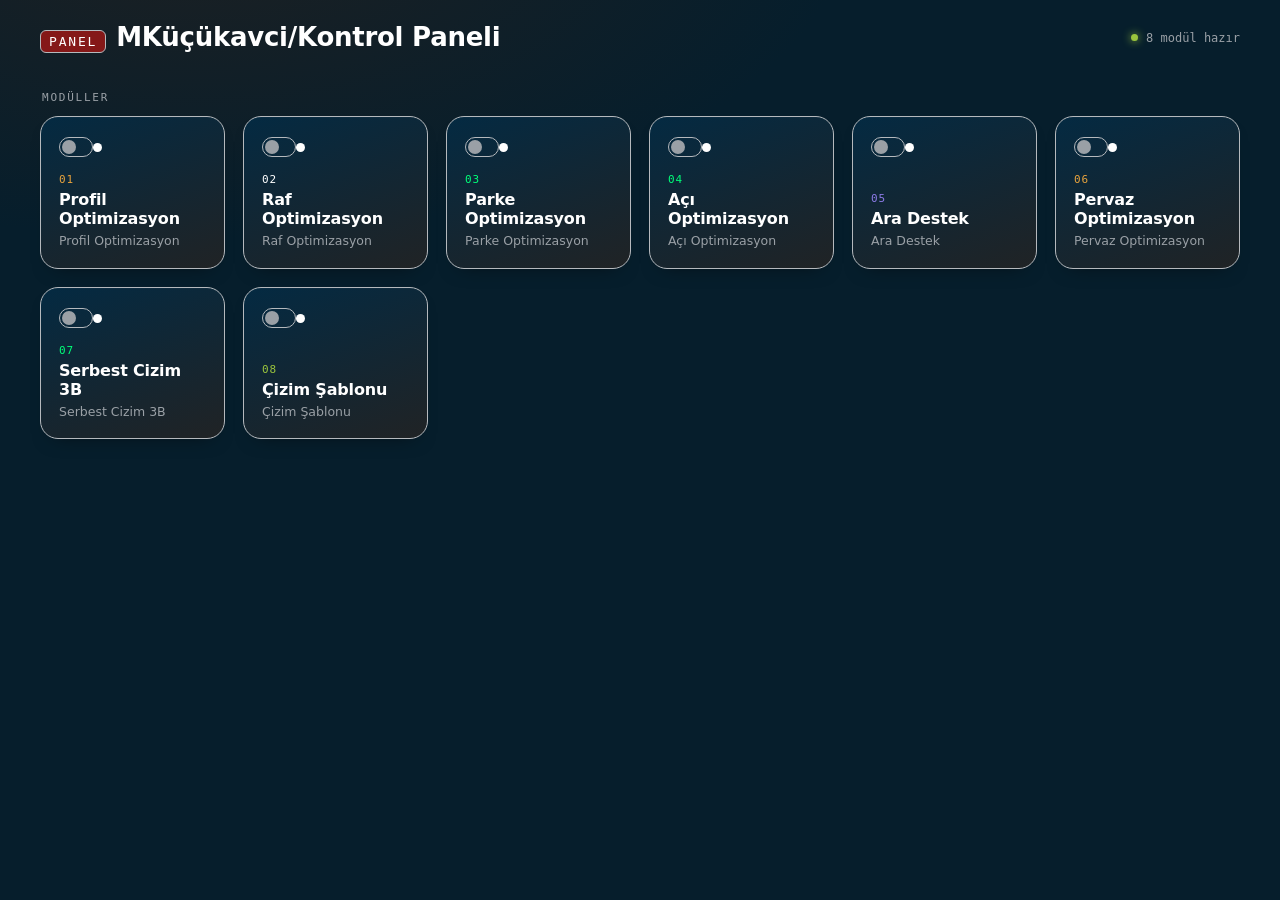
<file: index.html>
<!DOCTYPE html>
<html lang="tr">
<head>
<meta charset="UTF-8">
<meta name="viewport" content="width=device-width, initial-scale=1, maximum-scale=1, user-scalable=no">
<title>Kontrol Paneli</title>
<style>
  :root{
    --bg-0:#061e2c;
    --bg-1:#851818;
    --plate:#042a42;
    --plate-edge:#b5b9bd;
    --text-0:#ffffff;
    --text-1:#9aa0a6;
    --led-off:#ffffff;

    --w1:#e8a33d; /* amber   */
    --w2:#ffffff; /* teal    */
    --w3:#00ff79; /* rose    */
    --w4:#00ff79; /* slate blue */
    --w5:#9bc53d; /* lime    */
    --w6:#8c7ae6; /* violet  */

    --radius:18px;
    --gap:18px;
  }

  *{box-sizing:border-box;-webkit-tap-highlight-color:transparent;}
  html,body{height:100%;}
  body{
    margin:0;
    background:
      radial-gradient(1200px 600px at 15% -10%, #1d2022 0%, var(--bg-0) 55%),
      var(--bg-0);
    color:var(--text-0);
    font-family:"Inter","Segoe UI",system-ui,sans-serif;
    overflow-x:hidden;
    min-height:100vh;
    -webkit-font-smoothing:antialiased;
  }

  /* ---------- Header ---------- */
  .topbar{
    display:flex;
    align-items:center;
    justify-content:space-between;
    padding:22px clamp(16px,4vw,40px) 6px;
    gap:16px;
  }
  .brand{
    display:flex;
    align-items:baseline;
    gap:10px;
  }
  .brand .mark{
    font-family:"JetBrains Mono",ui-monospace,monospace;
    font-size:13px;
    letter-spacing:.14em;
    color:var(--w2);
    border:1px solid var(--plate-edge);
    padding:3px 8px;
    border-radius:6px;
    background:var(--bg-1);
  }
  .brand h1{
    font-size:clamp(20px,2.6vw,26px);
    margin:0;
    font-weight:700;
    letter-spacing:-.01em;
  }
  .status{
    font-family:"JetBrains Mono",ui-monospace,monospace;
    font-size:12px;
    color:var(--text-1);
    display:flex;
    align-items:center;
    gap:8px;
    white-space:nowrap;
  }
  .status .dot{
    width:7px;height:7px;border-radius:50%;
    background:var(--w5);
    box-shadow:0 0 8px var(--w5);
  }

  /* ---------- Grid of switch-plates ---------- */
  .rail{
    padding:18px clamp(16px,4vw,40px) 40px;
  }
  .rail-label{
    font-family:"JetBrains Mono",ui-monospace,monospace;
    font-size:11px;
    letter-spacing:.16em;
    text-transform:uppercase;
    color:var(--text-1);
    margin:14px 2px 12px;
  }
  .grid{
    display:grid;
    grid-template-columns:repeat(auto-fill,minmax(180px,1fr));
    gap:var(--gap);
  }

  .plate{
    --accent:var(--w1);
    position:relative;
    background:linear-gradient(160deg,var(--plate) 0%, #202325 100%);
    border:1px solid var(--plate-edge);
    border-radius:var(--radius);
    padding:20px 18px 18px;
    min-height:150px;
    display:flex;
    flex-direction:column;
    justify-content:space-between;
    cursor:pointer;
    text-align:left;
    color:inherit;
    font:inherit;
    -webkit-user-select:none;
    user-select:none;
    transition:transform .16s ease, border-color .16s ease, box-shadow .16s ease;
    box-shadow:0 1px 0 rgba(255,255,255,.02) inset, 0 10px 20px -14px rgba(0,0,0,.6);
  }
  .plate:active{ transform:scale(.97); }
  @media (hover:hover){
    .plate:hover{
      border-color:var(--accent);
      box-shadow:0 0 0 1px var(--accent) inset, 0 14px 26px -16px rgba(0,0,0,.7);
      transform:translateY(-2px);
    }
    .plate:hover .led{ background:var(--accent); box-shadow:0 0 10px var(--accent); }
    .plate:hover .toggle{ transform:rotate(-14deg); border-color:var(--accent); }
    .plate:hover .toggle::after{ background:var(--accent); }
  }

  .plate-top{
    display:flex;
    align-items:flex-start;
    justify-content:space-between;
  }
  .led{
    width:9px;height:9px;border-radius:50%;
    background:var(--led-off);
    margin-top:6px;
    transition:background .16s ease, box-shadow .16s ease;
    flex:none;
  }
  .toggle{
    width:34px;height:20px;
    border-radius:20px;
    border:1.5px solid var(--plate-edge);
    position:relative;
    transition:transform .18s ease, border-color .18s ease;
    flex:none;
  }
  .toggle::after{
    content:"";
    position:absolute;
    top:2px;left:2px;
    width:14px;height:14px;
    border-radius:50%;
    background:var(--text-1);
    transition:background .16s ease;
  }

  .plate-label{
    margin-top:16px;
  }
  .plate-label .index{
    font-family:"JetBrains Mono",ui-monospace,monospace;
    font-size:11px;
    color:var(--accent);
    letter-spacing:.08em;
    display:block;
    margin-bottom:4px;
  }
  .plate-label h3{
    margin:0 0 4px;
    font-size:16px;
    font-weight:650;
    letter-spacing:-.01em;
  }
  .plate-label p{
    margin:0;
    font-size:12.5px;
    color:var(--text-1);
    line-height:1.4;
  }

  .plate.p1{--accent:var(--w1);} .plate.p2{--accent:var(--w2);}
  .plate.p3{--accent:var(--w3);} .plate.p4{--accent:var(--w4);}
  .plate.p5{--accent:var(--w5);} .plate.p6{--accent:var(--w6);}

  /* ---------- Full screen viewer ---------- */
  .viewer{
    position:fixed;
    inset:0;
    background:var(--bg-0);
    display:flex;
    flex-direction:column;
    transform:translateY(100%);
    transition:transform .28s cubic-bezier(.4,0,.2,1);
    z-index:50;
  }
  .viewer.open{ transform:translateY(0); }

  .viewer-bar{
    display:flex;
    align-items:center;
    gap:12px;
    padding:calc(env(safe-area-inset-top,0px) + 10px) 14px 10px;
    background:var(--bg-1);
    border-bottom:1px solid var(--plate-edge);
    flex:none;
  }
  .back-btn{
    display:flex;
    align-items:center;
    gap:8px;
    background:var(--plate);
    border:1px solid var(--plate-edge);
    color:var(--text-0);
    border-radius:12px;
    padding:10px 16px;
    font-size:14px;
    font-weight:600;
    min-height:44px;
    cursor:pointer;
  }
  .back-btn:active{ transform:scale(.96); }
  .viewer-title{
    font-size:14px;
    color:var(--text-1);
    font-family:"JetBrains Mono",ui-monospace,monospace;
    letter-spacing:.02em;
    overflow:hidden;
    text-overflow:ellipsis;
    white-space:nowrap;
  }
  .viewer-frame-wrap{
    flex:1;
    position:relative;
    background:#0e0f10;
  }
  iframe.app-frame{
    position:absolute;
    inset:0;
    width:100%;
    height:100%;
    border:0;
    background:#fff;
  }

  footer.note{
    padding:0 clamp(16px,4vw,40px) 30px;
    color:var(--text-1);
    font-size:11.5px;
    font-family:"JetBrains Mono",ui-monospace,monospace;
    max-width:640px;
  }

  @media (max-width:420px){
    .grid{ grid-template-columns:repeat(auto-fill,minmax(150px,1fr)); }
    .plate{ min-height:130px; padding:16px 14px; }
  }
</style>
</head>
<body>

  <div class="topbar">
    <div class="brand">
      <span class="mark">PANEL</span>
      <h1>MKüçükavci/Kontrol Paneli</h1>
    </div>
    <div class="status"><span class="dot"></span>8 modül hazır</div>
  </div>

  <div class="rail">
    <div class="rail-label">Modüller</div>
    <div class="grid" id="grid"></div>
    <footer class="note">

    </footer>
  </div>

  <div class="viewer" id="viewer">
    <div class="viewer-bar">
      <button class="back-btn" id="backBtn" aria-label="Panele dön">
        <span>←</span><span>Panel</span>
      </button>
      <span class="viewer-title" id="viewerTitle"></span>
    </div>
    <div class="viewer-frame-wrap">
      <iframe class="app-frame" id="appFrame" title="Modül"></iframe>
    </div>
  </div>

<script>
  /* =========================================================
     PROJE LİSTESİ — buradan düzenle
     - id     : rozet / renk sırası (p1..p6, tekrar edebilir)
     - title  : kart üzerindeki başlık
     - desc   : kısa açıklama
     - file   : projenin dosya adı (aynı klasöre kopyala)
     ========================================================= */
  const projects = [
    { id:"p1", title:"Profil Optimizasyon", desc:"Profil Optimizasyon", file:"profilOP.html" },
    { id:"p2", title:"Raf Optimizasyon", desc:"Raf Optimizasyon", file:"dolapOP.html" },
    { id:"p3", title:"Parke Optimizasyon", desc:"Parke Optimizasyon", file:"parkeOP.html" },
    { id:"p4", title:"Açı Optimizasyon", desc:"Açı Optimizasyon", file:"aciolcer.html" },
    { id:"p6", title:"Ara Destek", desc:"Ara Destek", file:"kapidestek.html" },
    { id:"p1", title:"Pervaz Optimizasyon", desc:"Pervaz Optimizasyon", file:"Pervazop.html" },
    { id:"p3", title:"Serbest Cizim 3B", desc:"Serbest Cizim 3B", file:"serbest3b.html" },
    { id:"p5", title:"Çizim Şablonu", desc:"Çizim Şablonu", file:"cizimSAB.html" },
  ];

  const grid = document.getElementById("grid");
  const viewer = document.getElementById("viewer");
  const appFrame = document.getElementById("appFrame");
  const viewerTitle = document.getElementById("viewerTitle");
  const backBtn = document.getElementById("backBtn");

  projects.forEach((p, i) => {
    const btn = document.createElement("button");
    btn.className = `plate ${p.id}`;
    btn.innerHTML = `
      <div class="plate-top">
        <span class="toggle"></span>
        <span class="led"></span>
      </div>
      <div class="plate-label">
        <span class="index">${String(i+1).padStart(2,"0")}</span>
        <h3>${p.title}</h3>
        <p>${p.desc}</p>
      </div>
    `;
    btn.addEventListener("click", () => openProject(p));
    grid.appendChild(btn);
  });

  function openProject(p){
    appFrame.src = p.file;
    viewerTitle.textContent = p.title;
    viewer.classList.add("open");
    history.pushState({panel:true}, "", "#" + p.file.replace(".html",""));
  }

  function closeViewer(){
    viewer.classList.remove("open");
    setTimeout(() => { appFrame.src = "about:blank"; }, 300);
    if (location.hash) history.pushState({}, "", location.pathname);
  }

  backBtn.addEventListener("click", closeViewer);
  window.addEventListener("popstate", () => {
    if (viewer.classList.contains("open")) closeViewer();
  });
</script>
</body>
</html>
</file>
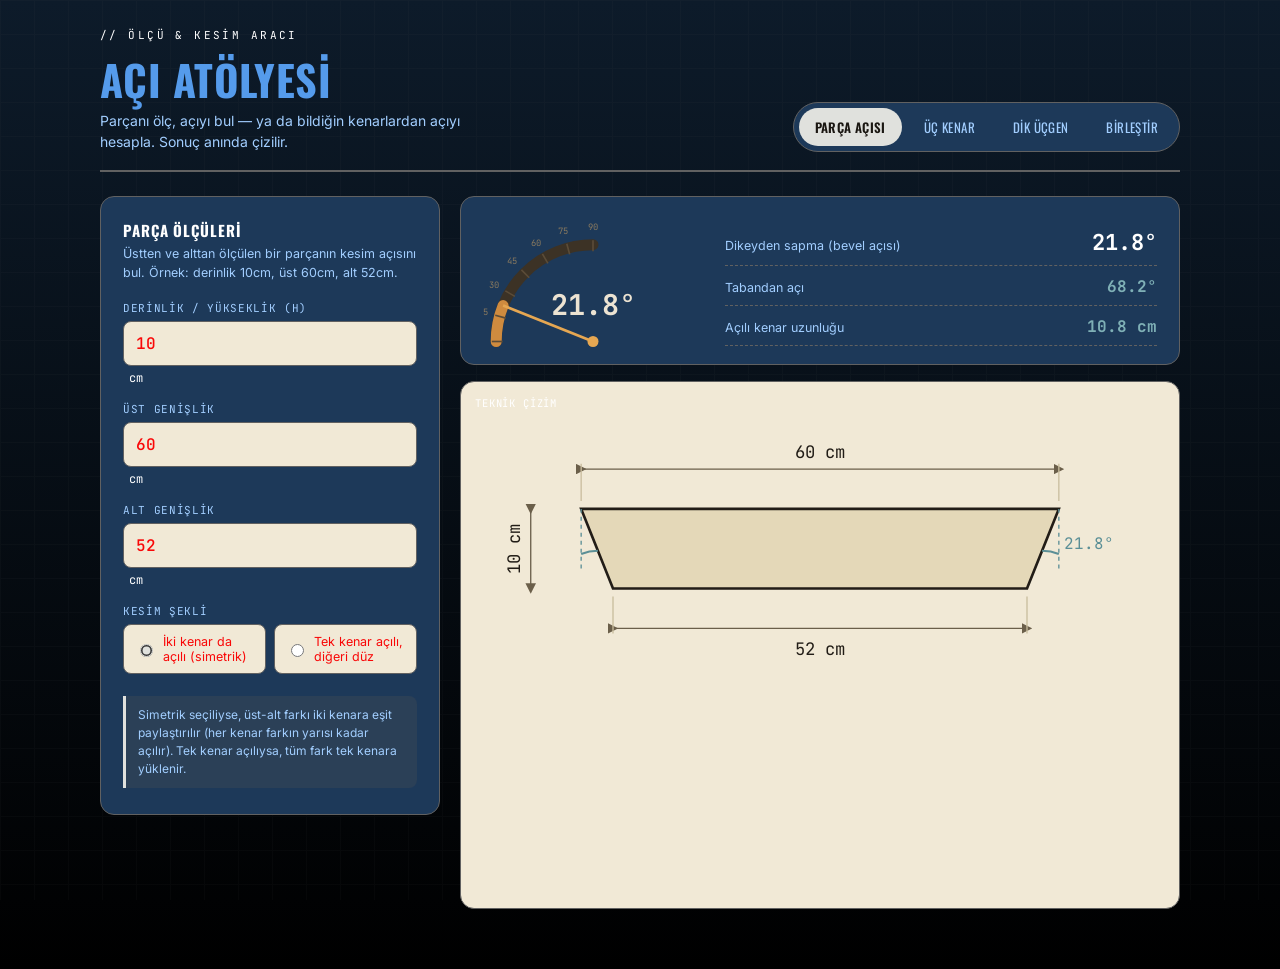
<file: aciolcer.html>
<!DOCTYPE html>
<html lang="tr">
<head>
<meta charset="UTF-8">
<meta name="viewport" content="width=device-width, initial-scale=1.0">
<title>Açı Atölyesi</title>
<link rel="preconnect" href="https://fonts.googleapis.com">
<link href="https://fonts.googleapis.com/css2?family=Oswald:wght@400;500;600;700&family=JetBrains+Mono:wght@400;500;700&family=Inter:wght@400;500;600&display=swap" rel="stylesheet">
<link rel="stylesheet" href="CssJS/aciolcer.css">

</head>
<body>
<div class="wrap">
  <header>
    <div>
      <div class="brand-eyebrow">// Ölçü &amp; Kesim Aracı</div>
      <h1>Açı Atölyesi</h1>
      <div class="tagline">Parçanı ölç, açıyı bul — ya da bildiğin kenarlardan açıyı hesapla. Sonuç anında çizilir.</div>
    </div>
    <nav class="tabs">
      <button data-tab="parca" class="active">Parça Açısı</button>
      <button data-tab="ucgen">Üç Kenar</button>
      <button data-tab="dik">Dik Üçgen</button>
      <button data-tab="birlestir">Birleştir</button>
    </nav>
  </header>

  <!-- ================= TAB 1: PARÇA AÇISI ================= -->
  <div class="tabpanel active" id="tab-parca">
    <div class="panel">
      <h2>Parça Ölçüleri</h2>
      <div class="sub">Üstten ve alttan ölçülen bir parçanın kesim açısını bul. Örnek: derinlik 10cm, üst 60cm, alt 52cm.</div>

      <div class="field">
        <label>Derinlik / Yükseklik (h)</label>
        <input type="number" id="p-h" value="10" step="0.1" min="0.01">
        <span class="unit">cm</span>
      </div>
      <div class="field">
        <label>Üst Genişlik</label>
        <input type="number" id="p-top" value="60" step="0.1" min="0">
        <span class="unit">cm</span>
      </div>
      <div class="field">
        <label>Alt Genişlik</label>
        <input type="number" id="p-bottom" value="52" step="0.1" min="0">
        <span class="unit">cm</span>
      </div>

      <div class="field">
        <label>Kesim Şekli</label>
        <div class="radio-row">
          <label class="opt"><input type="radio" name="taper" value="sym" checked> İki kenar da açılı (simetrik)</label>
          <label class="opt"><input type="radio" name="taper" value="single"> Tek kenar açılı, diğeri düz</label>
        </div>
      </div>

      <div class="note">Simetrik seçiliyse, üst-alt farkı iki kenara eşit paylaştırılır (her kenar farkın yarısı kadar açılır). Tek kenar açılıysa, tüm fark tek kenara yüklenir.</div>
      <div class="err" id="p-err"></div>
    </div>

    <div class="result-area">
      <div class="gauge-card">
        <svg id="p-gauge" viewBox="0 0 200 130" width="220"></svg>
        <div class="readouts">
          <div class="readout"><span class="rlabel">Dikeyden sapma (bevel açısı)</span><span class="rval" id="p-ang-vert">–</span></div>
          <div class="readout"><span class="rlabel">Tabandan açı</span><span class="rval small" id="p-ang-horiz">–</span></div>
          <div class="readout"><span class="rlabel">Açılı kenar uzunluğu</span><span class="rval small" id="p-slant">–</span></div>
        </div>
      </div>
      <div class="draw-card">
        <div class="draw-label">Teknik Çizim</div>
        <svg id="p-drawing" viewBox="0 0 520 360"></svg>
      </div>
    </div>
  </div>

  <!-- ================= TAB 2: ÜÇ KENARDAN AÇI ================= -->
  <div class="tabpanel" id="tab-ucgen">
    <div class="panel">
      <h2>Üç Kenardan Açı</h2>
      <div class="sub">Bir üçgenin üç kenar uzunluğunu bil, üç açısını da (kosinüs teoremi ile) hesapla.</div>

      <div class="field"><label>Kenar a</label><input type="number" id="t-a" value="7" step="0.1" min="0.01"><span class="unit">cm</span></div>
      <div class="field"><label>Kenar b</label><input type="number" id="t-b" value="9" step="0.1" min="0.01"><span class="unit">cm</span></div>
      <div class="field"><label>Kenar c</label><input type="number" id="t-c" value="11" step="0.1" min="0.01"><span class="unit">cm</span></div>

      <div class="note">A açısı a'nın karşısında, B açısı b'nin karşısında, C açısı c'nin karşısındadır.</div>
      <div class="err" id="t-err"></div>
    </div>

    <div class="result-area">
      <div class="gauge-card" style="flex-wrap:wrap;">
        <div class="readouts" style="min-width:100%;">
          <div class="readout"><span class="rlabel">Açı A (a kenarının karşısı)</span><span class="rval" id="t-A">–</span></div>
          <div class="readout"><span class="rlabel">Açı B (b kenarının karşısı)</span><span class="rval" id="t-B">–</span></div>
          <div class="readout"><span class="rlabel">Açı C (c kenarının karşısı)</span><span class="rval" id="t-C">–</span></div>
        </div>
      </div>
      <div class="draw-card">
        <div class="draw-label">Teknik Çizim</div>
        <svg id="t-drawing" viewBox="0 0 520 360"></svg>
      </div>
    </div>
  </div>

  <!-- ================= TAB 3: DİK ÜÇGEN ================= -->
  <div class="tabpanel" id="tab-dik">
    <div class="panel">
      <h2>Dik Üçgenden Açı</h2>
      <div class="sub">Karşı, komşu ve hipotenüsten herhangi ikisini gir, üçüncüsü boş kalsın — açıları hesaplayalım.</div>

      <div class="field"><label>Karşı Kenar (a)</label><input type="number" id="d-a" value="4" step="0.1" min="0"><span class="unit">cm</span></div>
      <div class="field"><label>Komşu Kenar (b)</label><input type="number" id="d-b" value="10" step="0.1" min="0"><span class="unit">cm</span></div>
      <div class="field"><label>Hipotenüs (c)</label><input type="number" id="d-c" value="" step="0.1" min="0" placeholder="boş bırakılabilir"><span class="unit">cm</span></div>

      <div class="note">Herhangi iki kenarı doldur, üçüncüsünü boş bırak — otomatik hesaplanır. Üçünü de doldurursan hepsi kullanılır.</div>
      <div class="err" id="d-err"></div>
    </div>

    <div class="result-area">
      <div class="gauge-card">
        <svg id="d-gauge" viewBox="0 0 200 130" width="220"></svg>
        <div class="readouts">
          <div class="readout"><span class="rlabel">Açı (karşı kenara bakan)</span><span class="rval" id="d-theta">–</span></div>
          <div class="readout"><span class="rlabel">Diğer dar açı</span><span class="rval small" id="d-comp">–</span></div>
          <div class="readout"><span class="rlabel">Eksik kenar</span><span class="rval small" id="d-missing">–</span></div>
        </div>
      </div>
      <div class="draw-card">
        <div class="draw-label">Teknik Çizim</div>
        <svg id="d-drawing" viewBox="0 0 520 360"></svg>
      </div>
    </div>
  </div>

  <!-- ================= TAB 4: BİRLEŞTİRME TEZGAHI ================= -->
  <div class="tabpanel" id="tab-birlestir">
    <div class="panel">
      <h2>Parça Ekle</h2>
      <div class="sub">Her parçayı Parça Açısı sekmesindeki gibi tanımla, tezgaha ekle. Sonra fareyle sürükle, tekerlekle (scroll) döndür.</div>

      <div class="piece-form">
        <div class="field"><label>Derinlik (h)</label><input type="number" id="b-h" value="10" step="0.1" min="0.01"></div>
        <div class="field" id="b-top-wrap"><label>Üst</label><input type="number" id="b-top" value="30" step="0.1" min="0"></div>
        <div class="field" id="b-bottom-wrap"><label>Alt</label><input type="number" id="b-bottom" value="24" step="0.1" min="0"></div>
        <div class="field" id="b-tl-wrap" style="display:none;"><label>Sol Kenar — Üst</label><input type="number" id="b-tl" value="40" step="0.1"></div>
        <div class="field" id="b-bl-wrap" style="display:none;"><label>Sol Kenar — Alt</label><input type="number" id="b-bl" value="35" step="0.1"></div>
        <div class="field" id="b-tr-wrap" style="display:none;"><label>Sağ Kenar — Üst</label><input type="number" id="b-tr" value="35" step="0.1"></div>
        <div class="field" id="b-br-wrap" style="display:none;"><label>Sağ Kenar — Alt</label><input type="number" id="b-br" value="40" step="0.1"></div>
        <div class="field full" id="b-diff-note" style="display:none;">
          <div class="note" style="margin:0;">Parçanın orta çizgisine göre her köşenin ne kadar açıkta olduğunu ölç: sol kenarın üst ve alt ucu ayrı ayrı, sağ kenarın üst ve alt ucu ayrı ayrı. Böylece üst ve alt kenarların birbirine göre kaymış (paralelkenar gibi) olduğu parçaları da tanımlayabilirsin — sol 40/35, sağ 35/40 gibi.</div>
        </div>
        <div class="field full">
          <label>Kesim</label>
          <select id="b-mode" style="width:100%;background:var(--paper);color:var(--ink);border:1px solid var(--paper-line);border-radius:8px;padding:10px 8px;font-family:var(--font-body);font-size:13px;">
            <option value="sym">İki kenar eşit açılı (simetrik)</option>
            <option value="single">Tek kenar açılı, diğeri düz</option>
            <option value="diff">İki kenar farklı açıda</option>
          </select>
        </div>
      </div>
      <div style="display:flex;gap:8px;">
        <button class="btn" id="b-add" style="flex:1;">+ Parça Ekle</button>
        <button class="btn ghost" id="b-cancel-edit" style="display:none;width:auto;flex-shrink:0;">İptal</button>
      </div>
      <div class="err" id="b-err"></div>

      <div class="piece-list" id="b-list"></div>

      <div class="ref-tool">
        <h2 style="font-size:13px;margin-bottom:8px;">Referansa Göre Açı Ayarla</h2>
        <div class="piece-form">
          <div class="field full">
            <label>Referans</label>
            <select id="ref-piece"></select>
          </div>
          <div class="field"><label>Hedef Parça</label><select id="ref-target"></select></div>
          <div class="field"><label>Fark (derece)</label><input type="number" id="ref-diff" value="35" step="0.5"></div>
        </div>
        <button class="btn" id="ref-apply">🎯 Bu Açıya Döndür</button>
        <div class="note" id="ref-info" style="margin-top:10px;display:none;"></div>
      </div>

      <label style="display:flex;align-items:center;gap:8px;font-size:12.5px;color:var(--text-muted);margin-top:14px;cursor:pointer;">
        <input type="checkbox" id="snap-toggle" checked style="accent-color:var(--copper);width:16px;height:16px;">
        Otomatik yapışma + birlikte taşıma (kapatırsan her parça tek başına, bağımsız hareket eder)
      </label>

      <div class="note" style="margin-top:10px;">Sürükle = taşı. Parçanın üstündeyken tekerlek = döndür (listedeki oklarla ya da satırdaki açı kutusuna yazarak da olur). Boş alanda tekerlek = yakınlaştır, boş alanı sürükle = kaydır. Parçaya <b>çift tıkla</b> = düzenleme formu direkt o parça için açılır. <b>🔒 Kilitle</b> = parça yerinde sabitlenir, sürüklenip döndürülemez. Sadece <b>sol/sağ (açılı) kenarlar</b> birbirine "tutar" — üst/alt kenarlar eşleşmeye dahil edilmez.</div>
    </div>

    <div class="result-area">
      <div class="canvas-wrap">
        <div class="zoom-tools">
          <button id="b-zoom-out" title="Uzaklaştır">−</button>
          <button id="b-zoom-reset" title="Görünümü sıfırla">⤢</button>
          <button id="b-zoom-in" title="Yakınlaştır">+</button>
        </div>
        <svg id="b-canvas" viewBox="0 0 900 640"><g id="b-viewport"></g></svg>
      </div>
      <div class="legend">
        <span><span class="dot" style="background:#3f8f52;"></span> Tutuyor (kenarlar aynı çizgide)</span>
        <span><span class="dot" style="background:#c17f3f;"></span> Yakın, fark var</span>
        <span style="margin-left:auto;"><button class="btn ghost" id="b-clear" style="width:auto;padding:6px 12px;">Tümünü Temizle</button></span>
      </div>
    </div>
  </div>

</div>
<script src="CssJS/aciolcer.js"></script>
</body>
</html>
</file>
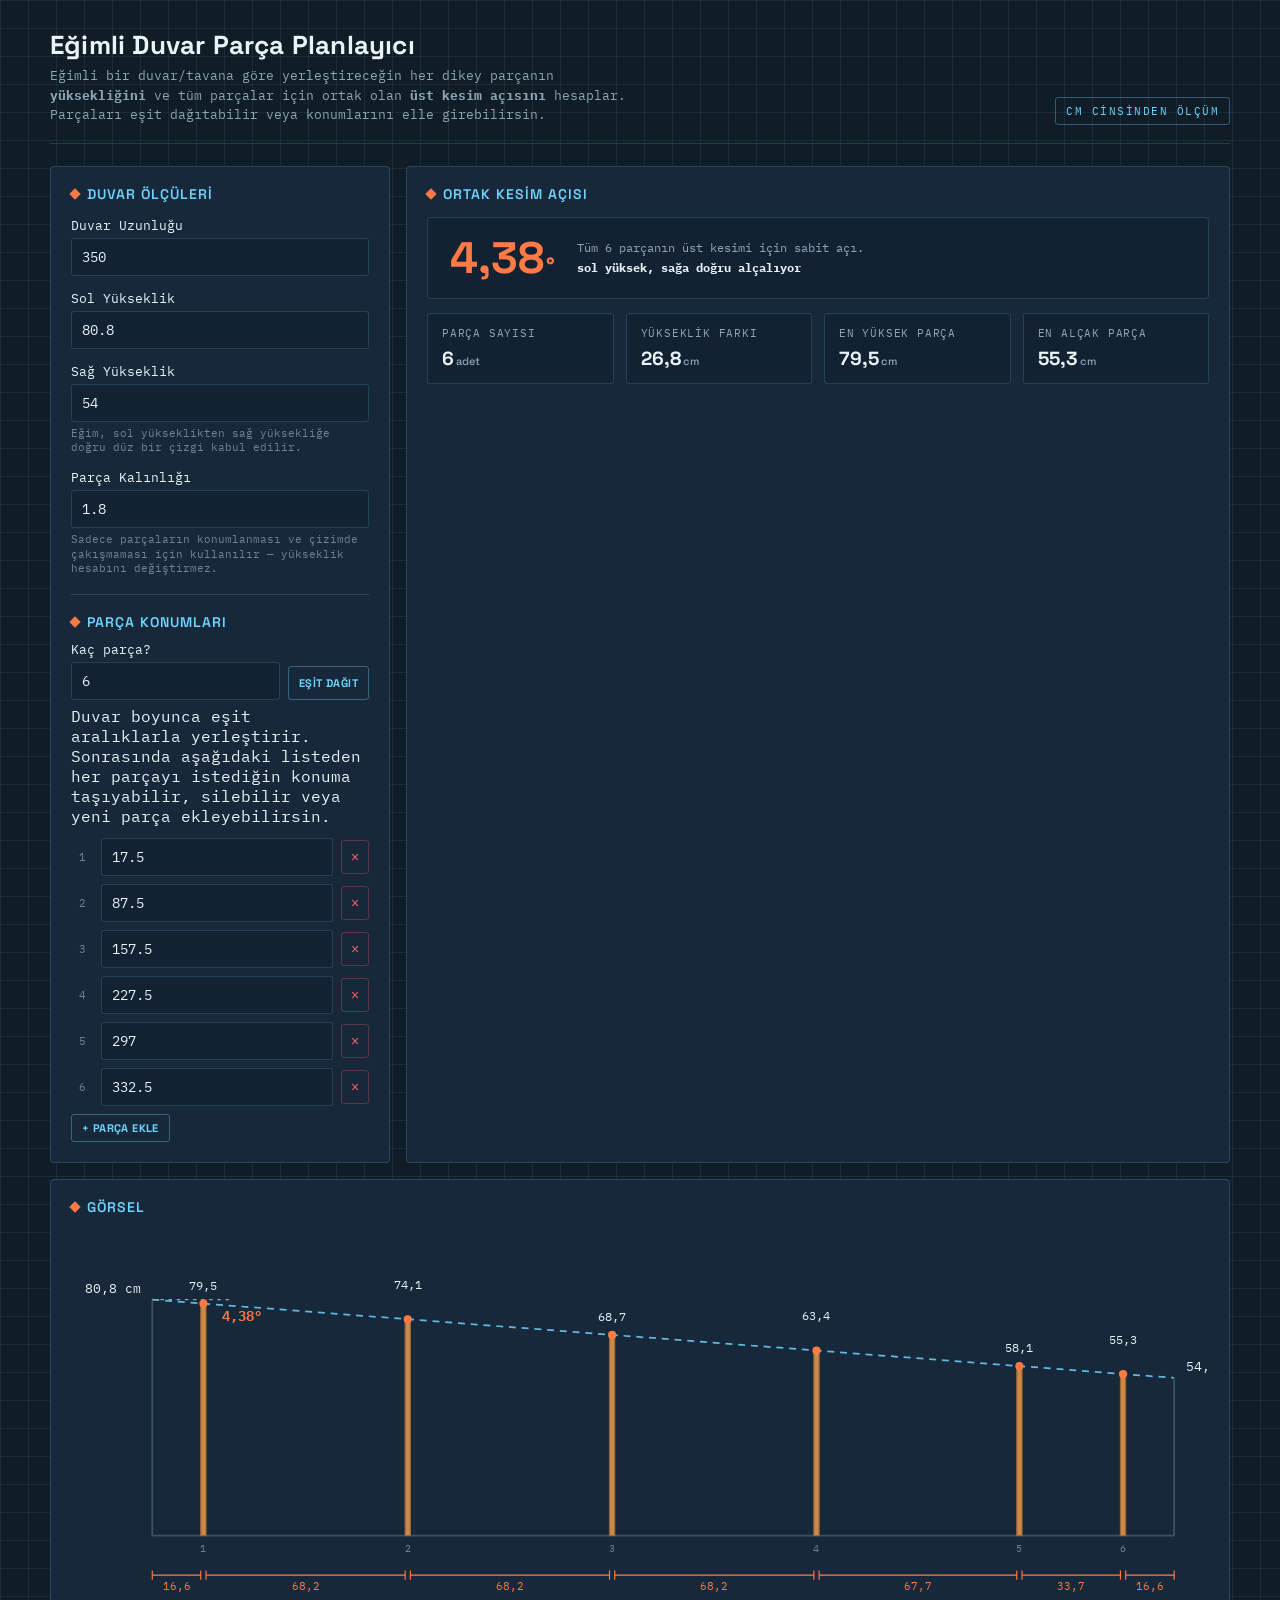
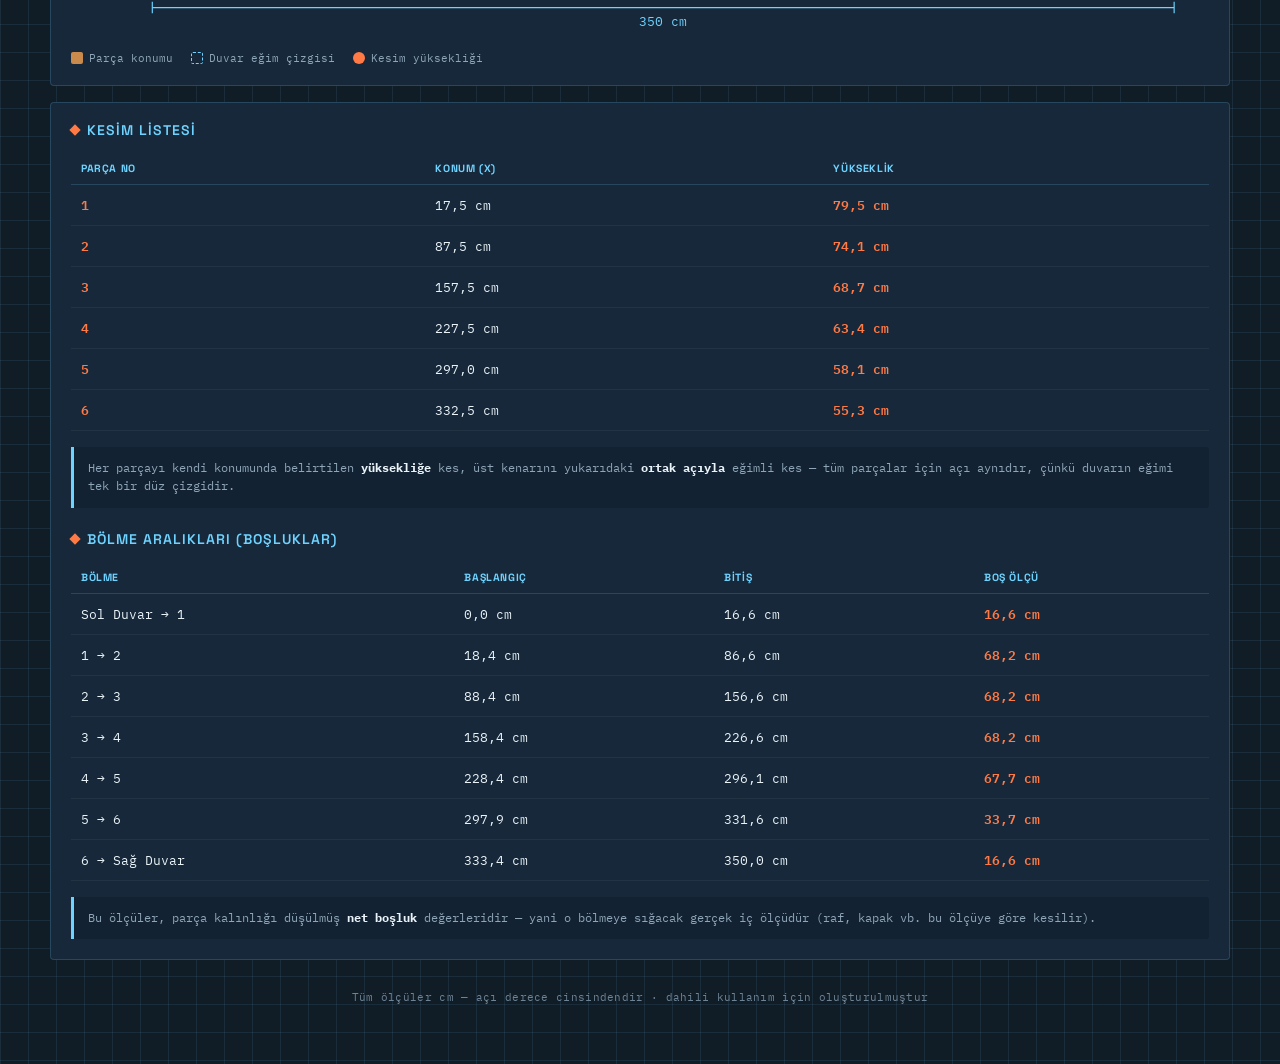
<file: dolapOP.html>
<!DOCTYPE html>
<html lang="tr">
<head>
<meta charset="UTF-8">
<meta name="viewport" content="width=device-width, initial-scale=1.0">
<title>Eğimli Duvar Parça Planlayıcı</title>
<link rel="preconnect" href="https://fonts.googleapis.com">
<link href="https://fonts.googleapis.com/css2?family=Space+Grotesk:wght@400;500;600;700&family=IBM+Plex+Mono:wght@400;500;600;700&display=swap" rel="stylesheet">
<link rel="stylesheet" href="CssJS/dolap.css">

</head>
<body>
<div class="app">

  <header>
    <div>
      <h1>Eğimli Duvar Parça Planlayıcı</h1>
      <div class="sub">Eğimli bir duvar/tavana göre yerleştireceğin her dikey parçanın <b>yüksekliğini</b> ve tüm parçalar için ortak olan <b>üst kesim açısını</b> hesaplar. Parçaları eşit dağıtabilir veya konumlarını elle girebilirsin.</div>
    </div>
    <div class="badge">cm cinsinden ölçüm</div>
  </header>

  <div class="layout">
    <section class="panel inputs">
      <h2>Duvar Ölçüleri</h2>

      <label>
        <span class="lbl">Duvar Uzunluğu</span>
        <input type="number" id="wallLength" step="0.1" value="350">
      </label>

      <label>
        <span class="lbl">Sol Yükseklik</span>
        <input type="number" id="leftHeight" step="0.1" value="80.8">
      </label>

      <label>
        <span class="lbl">Sağ Yükseklik</span>
        <input type="number" id="rightHeight" step="0.1" value="54">
        <span class="hint">Eğim, sol yükseklikten sağ yüksekliğe doğru düz bir çizgi kabul edilir.</span>
      </label>

      <label>
        <span class="lbl">Parça Kalınlığı</span>
        <input type="number" id="thickness" step="0.1" value="1.8">
        <span class="hint">Sadece parçaların konumlanması ve çizimde çakışmaması için kullanılır — yükseklik hesabını değiştirmez.</span>
      </label>

      <div class="divider"></div>

      <h2 style="margin-bottom:10px;">Parça Konumları</h2>
      <div class="autofill-row">
        <label><span class="lbl">Kaç parça?</span><input type="number" id="autoCount" min="1" step="1" value="6"></label>
        <button class="btn ghost small" id="autoFillBtn" style="height:34px;">Eşit Dağıt</button>
      </div>
      <span class="hint" style="display:block;margin-bottom:10px;">Duvar boyunca eşit aralıklarla yerleştirir. Sonrasında aşağıdaki listeden her parçayı istediğin konuma taşıyabilir, silebilir veya yeni parça ekleyebilirsin.</span>

      <div class="pos-list" id="posList"></div>
      <button class="btn ghost small" id="addRowBtn">+ Parça Ekle</button>

      <div id="errorBox" class="error hidden"></div>
      <div id="warnBox" class="warn hidden"></div>
    </section>

    <section class="panel summary">
      <h2>Ortak Kesim Açısı</h2>
      <div class="angle-hero">
        <div class="num" id="angleNum">–<span class="deg">°</span></div>
        <div class="txt" id="angleTxt"></div>
      </div>
      <div class="summary-grid" id="summaryGrid"></div>
    </section>
  </div>

  <section class="panel drawing" style="margin-bottom:16px;">
    <h2>Görsel</h2>
    <div class="drawing-wrap"><div id="drawingContainer"></div></div>
    <div class="legend">
      <span class="li"><span class="sw" style="background:var(--wood);"></span> Parça konumu</span>
      <span class="li"><span class="sw" style="background:transparent;border:1px dashed var(--cyan);"></span> Duvar eğim çizgisi</span>
      <span class="li"><span class="sw" style="background:var(--orange);border-radius:50%;"></span> Kesim yüksekliği</span>
    </div>
  </section>

  <section class="panel tables">
    <h2>Kesim Listesi</h2>
    <div class="table-scroll">
      <table id="pieceTable">
        <thead><tr><th>Parça No</th><th>Konum (X)</th><th>Yükseklik</th></tr></thead>
        <tbody></tbody>
      </table>
    </div>
    <div class="note-box">
      Her parçayı kendi konumunda belirtilen <b>yüksekliğe</b> kes, üst kenarını yukarıdaki <b>ortak açıyla</b> eğimli kes — tüm parçalar için açı aynıdır, çünkü duvarın eğimi tek bir düz çizgidir.
    </div>

    <h2 style="margin-top:22px;">Bölme Aralıkları (Boşluklar)</h2>
    <div class="table-scroll">
      <table id="gapTable">
        <thead><tr><th>Bölme</th><th>Başlangıç</th><th>Bitiş</th><th>Boş Ölçü</th></tr></thead>
        <tbody></tbody>
      </table>
    </div>
    <div class="note-box">
      Bu ölçüler, parça kalınlığı düşülmüş <b>net boşluk</b> değerleridir — yani o bölmeye sığacak gerçek iç ölçüdür (raf, kapak vb. bu ölçüye göre kesilir).
    </div>
  </section>

  <footer>Tüm ölçüler cm — açı derece cinsindendir · dahili kullanım için oluşturulmuştur</footer>
</div>
<script src="CssJS/dolap.js"></script>
</body>
</html>
</file>
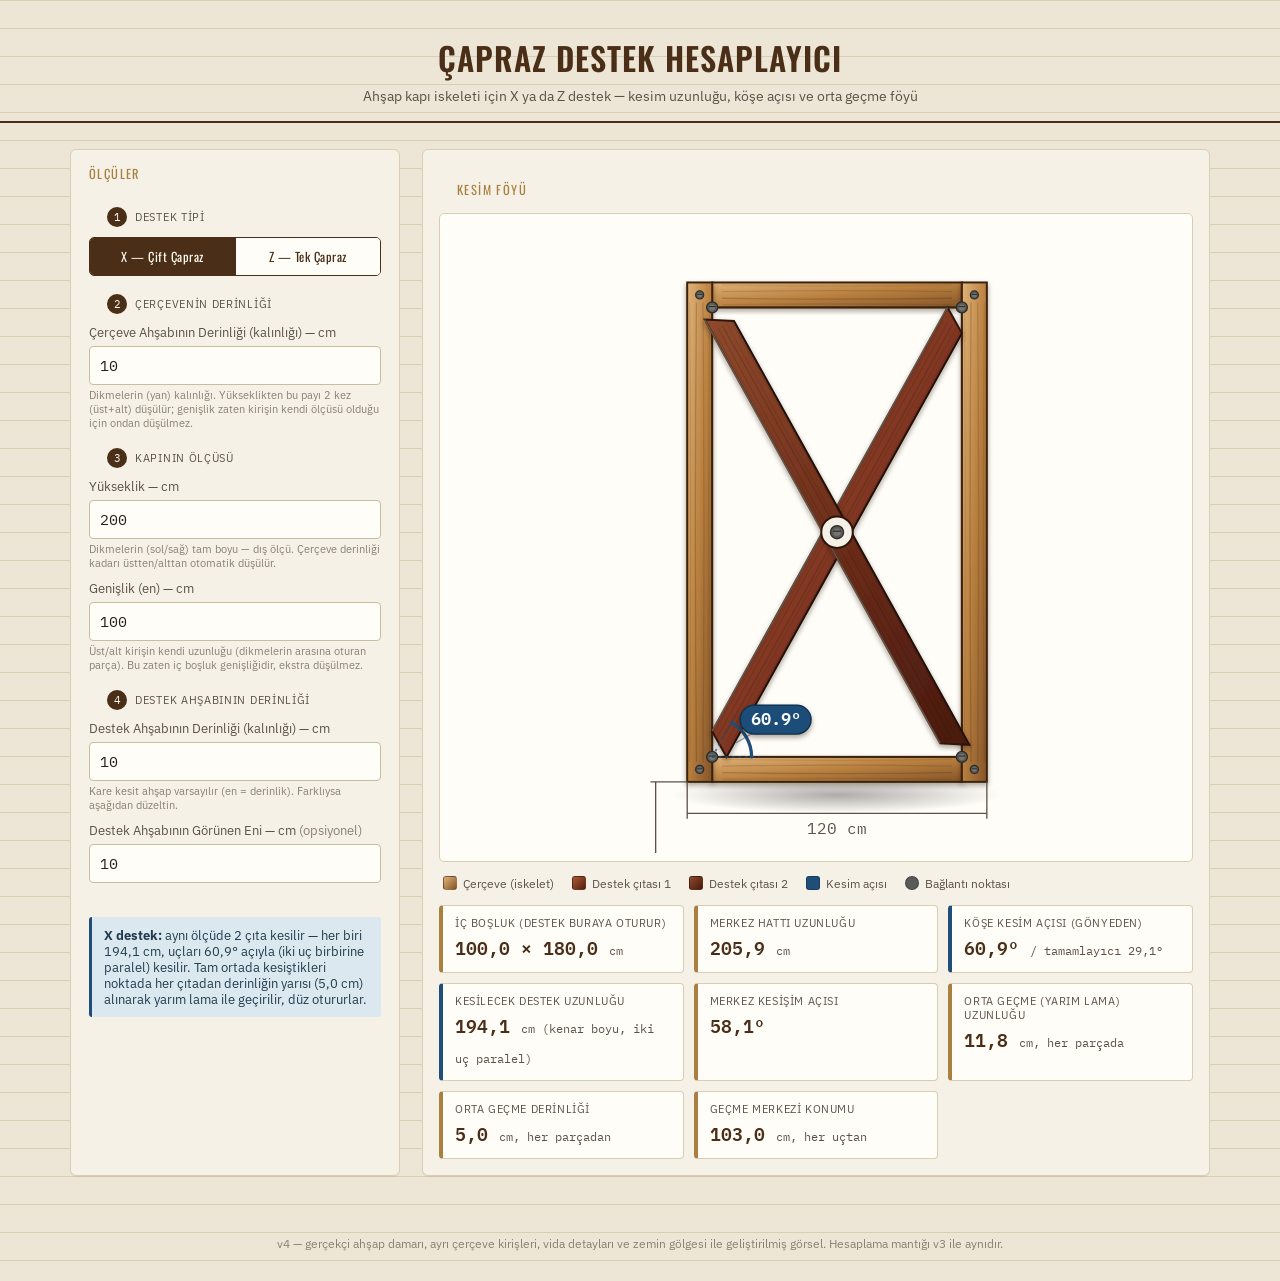
<file: kapidestek.html>
<!DOCTYPE html>
<html lang="tr">
<head>
<meta charset="UTF-8">
<meta name="viewport" content="width=device-width, initial-scale=1.0">
<title>Çapraz Destek Hesaplayıcı — Atölye Kesim Föyü</title>
<link rel="preconnect" href="https://fonts.googleapis.com">
<link href="https://fonts.googleapis.com/css2?family=Oswald:wght@400;500;600;700&family=IBM+Plex+Sans:wght@400;500;600&family=IBM+Plex+Mono:wght@400;500;600&display=swap" rel="stylesheet">
<link rel="stylesheet" href="CssJS/kapi.css">

</head>
<body>

<header>
  <h1>Çapraz Destek Hesaplayıcı</h1>
  <p>Ahşap kapı iskeleti için X ya da Z destek — kesim uzunluğu, köşe açısı ve orta geçme föyü</p>
</header>

<div class="wrap">

  <div class="panel">
    <div class="panel-title">Ölçüler</div>
    <form onsubmit="return false;">

      <div class="step"><div class="num">1</div><div class="txt">Destek Tipi</div></div>
      <div class="field">
        <div class="toggle">
          <button type="button" id="btnX" class="active" onclick="setBrace('X')">X — Çift Çapraz</button>
          <button type="button" id="btnZ" onclick="setBrace('Z')">Z — Tek Çapraz</button>
        </div>
      </div>

      <div class="step"><div class="num">2</div><div class="txt">Çerçevenin Derinliği</div></div>
      <div class="field">
        <label for="frameW">Çerçeve Ahşabının Derinliği (kalınlığı) — cm</label>
        <input type="number" id="frameW" value="10" min="0" oninput="calc()">
        <div class="hint">Dikmelerin (yan) kalınlığı. Yükseklikten bu payı 2 kez (üst+alt) düşülür; genişlik zaten kirişin kendi ölçüsü olduğu için ondan düşülmez.</div>
      </div>

      <div class="step"><div class="num">3</div><div class="txt">Kapının Ölçüsü</div></div>
      <div class="field">
        <label for="doorH">Yükseklik — cm</label>
        <input type="number" id="doorH" value="200" min="1" oninput="calc()">
        <div class="hint">Dikmelerin (sol/sağ) tam boyu — dış ölçü. Çerçeve derinliği kadarı üstten/alttan otomatik düşülür.</div>
      </div>
      <div class="field">
        <label for="doorW">Genişlik (en) — cm</label>
        <input type="number" id="doorW" value="100" min="1" oninput="calc()">
        <div class="hint">Üst/alt kirişin kendi uzunluğu (dikmelerin arasına oturan parça). Bu zaten iç boşluk genişliğidir, ekstra düşülmez.</div>
      </div>

      <div class="step"><div class="num">4</div><div class="txt">Destek Ahşabının Derinliği</div></div>
      <div class="field">
        <label for="battenT">Destek Ahşabının Derinliği (kalınlığı) — cm</label>
        <input type="number" id="battenT" value="10" min="1" oninput="calc()">
        <div class="hint">Kare kesit ahşap varsayılır (en = derinlik). Farklıysa aşağıdan düzeltin.</div>
      </div>
      <div class="field">
        <label for="battenB">Destek Ahşabının Görünen Eni — cm <span style="color:#8a8073">(opsiyonel)</span></label>
        <input type="number" id="battenB" value="10" min="1" oninput="calc()">
      </div>

    </form>
    <div class="note" id="modeNote"></div>
  </div>

  <div class="panel stage">
    <div class="panel-title">Kesim Föyü</div>
    <div class="drawing"><svg id="svgOut" viewBox="0 0 560 480" xmlns="http://www.w3.org/2000/svg"></svg></div>
    <div class="legend">
      <span><i style="background:linear-gradient(135deg,#e0b378,#845428)"></i>Çerçeve (iskelet)</span>
      <span><i style="background:linear-gradient(135deg,#a85a35,#571f11)"></i>Destek çıtası 1</span>
      <span><i style="background:linear-gradient(135deg,#8f4a2c,#48190e)"></i>Destek çıtası 2</span>
      <span><i style="background:#1f4e79"></i>Kesim açısı</span>
      <span><i style="background:#5a5a58; border-radius:50%;"></i>Bağlantı noktası</span>
    </div>
    <div class="results" id="results"></div>
  </div>

</div>

<footer>
  v4 — gerçekçi ahşap damarı, ayrı çerçeve kirişleri, vida detayları ve zemin gölgesi ile geliştirilmiş görsel. Hesaplama mantığı v3 ile aynıdır.
</footer>

<script src="CssJS/kapi.js"></script>
</body>
</html>
</file>
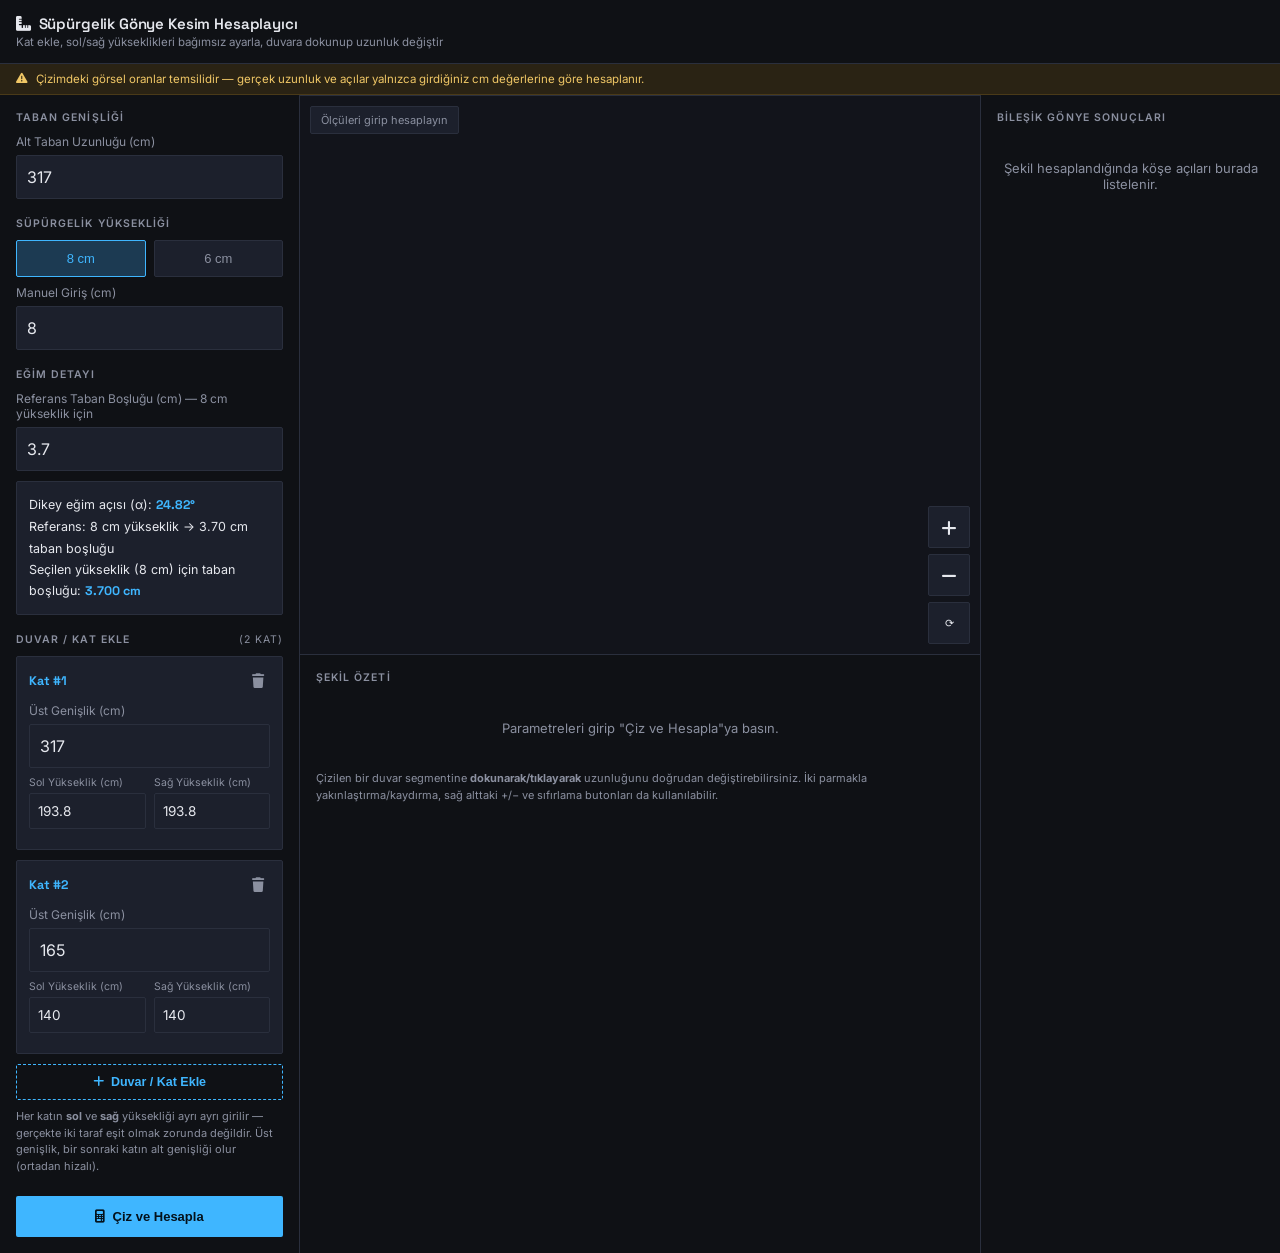
<file: Pervazop.html>
<!DOCTYPE html>
<html lang="tr">
<head>
<meta charset="UTF-8">
<meta name="viewport" content="width=device-width, initial-scale=1.0, maximum-scale=1.0, user-scalable=no">
<title>Süpürgelik Gönye Kesim Hesaplayıcı</title>
<link rel="preconnect" href="https://fonts.googleapis.com">
<link href="https://fonts.googleapis.com/css2?family=Inter:wght@400;500;600;700;800&family=Space+Grotesk:wght@500;600;700&display=swap" rel="stylesheet">
<link href="https://cdnjs.cloudflare.com/ajax/libs/font-awesome/6.4.0/css/all.min.css" rel="stylesheet">
<link rel="stylesheet" href="CssJS/pervaz.css">
</head>
<body>

<header>
  <h1><i class="fa-solid fa-ruler-combined"></i>  Süpürgelik Gönye Kesim Hesaplayıcı</h1>
  <span>Kat ekle, sol/sağ yükseklikleri bağımsız ayarla, duvara dokunup uzunluk değiştir</span>
</header>

<div class="disclaimer">
  <i class="fa-solid fa-triangle-exclamation"></i>
  <span>Çizimdeki görsel oranlar temsilidir — gerçek uzunluk ve açılar yalnızca girdiğiniz cm değerlerine göre hesaplanır.</span>
</div>

<div class="layout">

  <!-- LEFT PANEL: FORM -->
  <div class="panel">
    <div class="group">
      <p class="section-title">Taban Genişliği</p>
      <label for="baseWidth">Alt Taban Uzunluğu (cm)</label>
      <input type="number" id="baseWidth" value="317" min="1" step="0.1" inputmode="decimal">
    </div>

    <div class="group">
      <p class="section-title">Süpürgelik Yüksekliği</p>
      <div class="radio-row" id="heightPresetRow">
        <button class="tool active" data-h="8">8 cm</button>
        <button class="tool" data-h="6">6 cm</button>
      </div>
      <label for="manualHeight">Manuel Giriş (cm)</label>
      <input type="number" id="manualHeight" step="0.1" min="0.1" value="8" inputmode="decimal">
    </div>

    <div class="group">
      <p class="section-title">Eğim Detayı</p>
      <label for="refGap">Referans Taban Boşluğu (cm) — 8 cm yükseklik için</label>
      <input type="number" id="refGap" value="3.7" min="0" step="0.01" inputmode="decimal">
      <div class="info-box" id="bevelInfo" style="margin-top:10px;"></div>
    </div>

    <div class="group">
      <p class="section-title">Duvar / Kat Ekle <span id="tierCount" style="color:var(--muted); font-weight:400;"></span></p>
      <div id="tierList"></div>
      <button class="ghost" id="btnAddTier"><i class="fa-solid fa-plus"></i>  Duvar / Kat Ekle</button>
      <p class="hint">Her katın <b>sol</b> ve <b>sağ</b> yüksekliği ayrı ayrı girilir — gerçekte iki taraf eşit olmak zorunda değildir. Üst genişlik, bir sonraki katın alt genişliği olur (ortadan hizalı).</p>
    </div>

    <button class="primary" id="btnCalc"><i class="fa-solid fa-calculator"></i>  Çiz ve Hesapla</button>
  </div>

  <!-- CENTER: CANVAS -->
  <div>
    <div class="canvas-outer">
      <div class="canvas-wrap" id="canvasWrap">
        <div class="status-chip" id="statusChip">Ölçüleri girip hesaplayın</div>
        <canvas id="cnv"></canvas>
        <div class="zoom-controls">
          <button id="zoomIn"><i class="fa-solid fa-plus"></i></button>
          <button id="zoomOut"><i class="fa-solid fa-minus"></i></button>
          <button id="zoomReset" style="font-size:11px;">⟳</button>
        </div>
      </div>
    </div>
    <div class="panel" style="border:none;">
      <p class="section-title">Şekil Özeti</p>
      <div id="shapeSummary">
        <div class="empty-msg">Parametreleri girip "Çiz ve Hesapla"ya basın.</div>
      </div>
      <p class="hint">Çizilen bir duvar segmentine <b>dokunarak/tıklayarak</b> uzunluğunu doğrudan değiştirebilirsiniz. İki parmakla yakınlaştırma/kaydırma, sağ alttaki +/− ve sıfırlama butonları da kullanılabilir.</p>
    </div>
  </div>

  <!-- RIGHT PANEL: RESULTS -->
  <div class="panel right">
    <p class="section-title">Bileşik Gönye Sonuçları</p>
    <div id="resultsArea">
      <div class="empty-msg">Şekil hesaplandığında köşe açıları burada listelenir.</div>
    </div>
  </div>

</div>

<!-- Edit segment modal -->
<div class="modal-backdrop" id="editModal">
  <div class="modal-card">
    <h3 id="editModalTitle">Segment Uzunluğunu Düzenle</h3>
    <p class="sub" id="editModalSub"></p>
    <label for="editModalInput">Yeni Uzunluk (cm)</label>
    <input type="number" id="editModalInput" step="0.1" min="0.1" inputmode="decimal">
    <p class="modal-err" id="editModalErr"></p>
    <div class="modal-actions">
      <button class="cancel" id="editModalCancel">İptal</button>
      <button class="apply" id="editModalApply">Uygula</button>
    </div>
  </div>
</div>


<script src="CssJS/pervaz.js"></script>
</body>
</html>
</file>
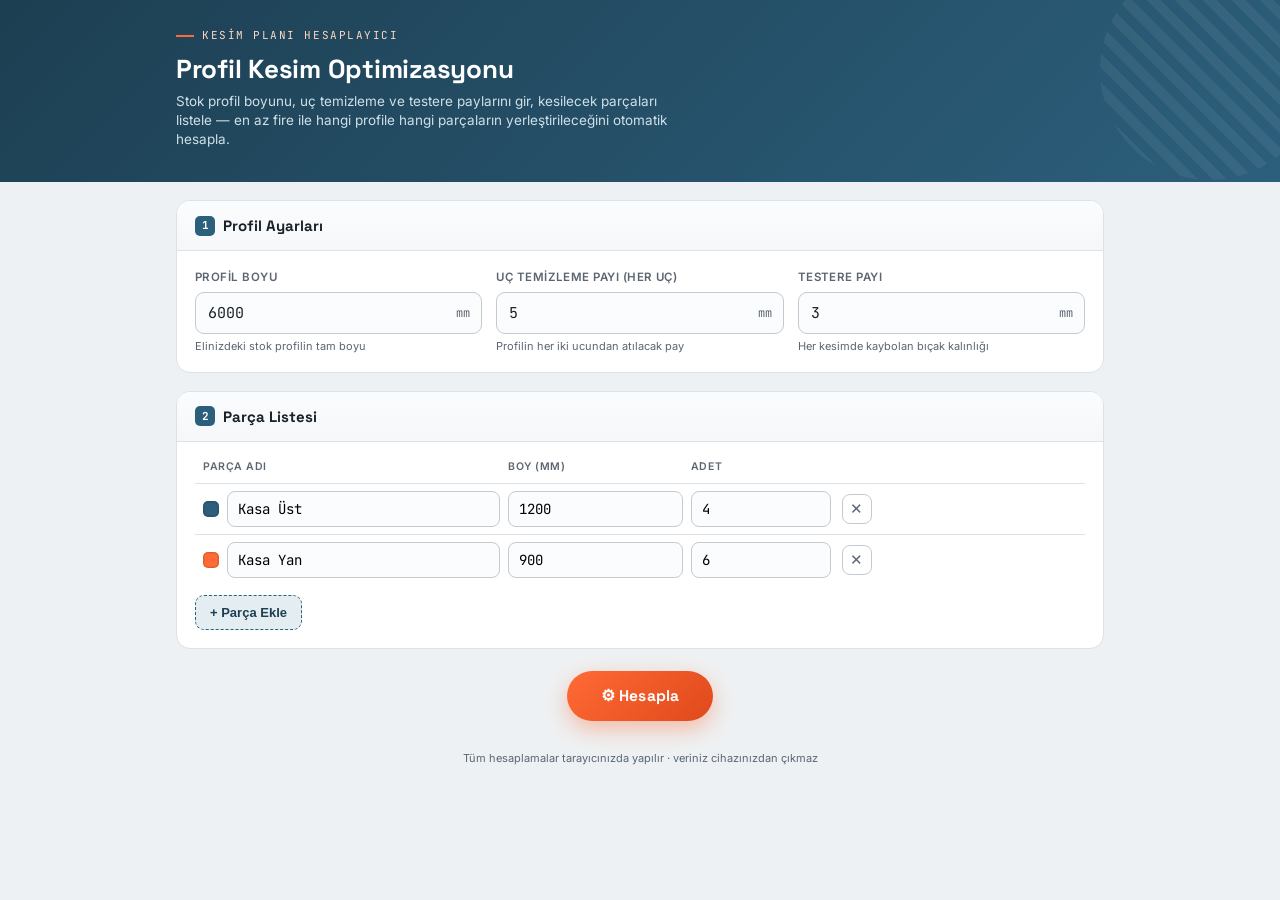
<file: profilOP.html>
<!DOCTYPE html>
<html lang="tr">
<head>
<meta charset="UTF-8">
<meta name="viewport" content="width=device-width, initial-scale=1.0, maximum-scale=1">
<title>Profil Kesim Optimizasyonu</title>
<link rel="stylesheet" href="CssJS/profil.css">

</head>
<body>

<header class="top">
  <div class="wrap">
    <div class="eyebrow">Kesim Planı Hesaplayıcı</div>
    <h1>Profil Kesim Optimizasyonu</h1>
    <p>Stok profil boyunu, uç temizleme ve testere paylarını gir, kesilecek parçaları listele — en az fire ile hangi profile hangi parçaların yerleştirileceğini otomatik hesapla.</p>
  </div>
</header>

<div class="wrap">

  <!-- 1. Profil Ayarları -->
  <div class="panel">
    <div class="panel-head"><h2><span class="num">1</span>Profil Ayarları</h2></div>
    <div class="panel-body">
      <div class="field-grid">
        <div class="field">
          <label for="stockLength">Profil Boyu</label>
          <div class="unit-input">
            <input type="number" id="stockLength" value="6000" min="1" step="1">
            <span class="unit">mm</span>
          </div>
          <small>Elinizdeki stok profilin tam boyu</small>
        </div>
        <div class="field">
          <label for="trimAllowance">Uç Temizleme Payı (her uç)</label>
          <div class="unit-input">
            <input type="number" id="trimAllowance" value="5" min="0" step="0.5">
            <span class="unit">mm</span>
          </div>
          <small>Profilin her iki ucundan atılacak pay</small>
        </div>
        <div class="field">
          <label for="kerf">Testere Payı</label>
          <div class="unit-input">
            <input type="number" id="kerf" value="3" min="0" step="0.5">
            <span class="unit">mm</span>
          </div>
          <small>Her kesimde kaybolan bıçak kalınlığı</small>
        </div>
      </div>
    </div>
  </div>

  <!-- 2. Parça Listesi -->
  <div class="panel">
    <div class="panel-head"><h2><span class="num">2</span>Parça Listesi</h2></div>
    <div class="panel-body">
      <div class="pieces-table">
        <div class="pieces-head">
          <div class="col-name">Parça Adı</div>
          <div class="col-len">Boy (mm)</div>
          <div class="col-qty">Adet</div>
          <div class="col-del"></div>
        </div>
        <div id="pieceTableBody"></div>
      </div>
      <button class="add-row-btn" id="addRowBtn" type="button">+ Parça Ekle</button>
    </div>
  </div>

  <div class="calc-bar">
    <button id="calcBtn" type="button">⚙ Hesapla</button>
  </div>

  <div id="errorBox"></div>

  <!-- 3. Sonuçlar -->
  <div class="panel" id="resultsPanel" style="display:none;">
    <div class="panel-head"><h2><span class="num">3</span>Sonuç Özeti</h2></div>
    <div class="panel-body">
      <div class="summary-grid" id="summaryGrid"></div>
      <div class="legend" id="legendBox"></div>
    </div>
  </div>

  <!-- 4. Görsel Kesim Planı -->
  <div class="panel" id="visualPanel" style="display:none;">
    <div class="panel-head"><h2><span class="num">4</span>Görsel Kesim Planı</h2></div>
    <div class="panel-body" id="barsContainer"></div>
  </div>

  <footer class="credit">Tüm hesaplamalar tarayıcınızda yapılır · veriniz cihazınızdan çıkmaz</footer>
</div>

<script src="CssJS/profil.js"></script>
</body>
</html>
</file>
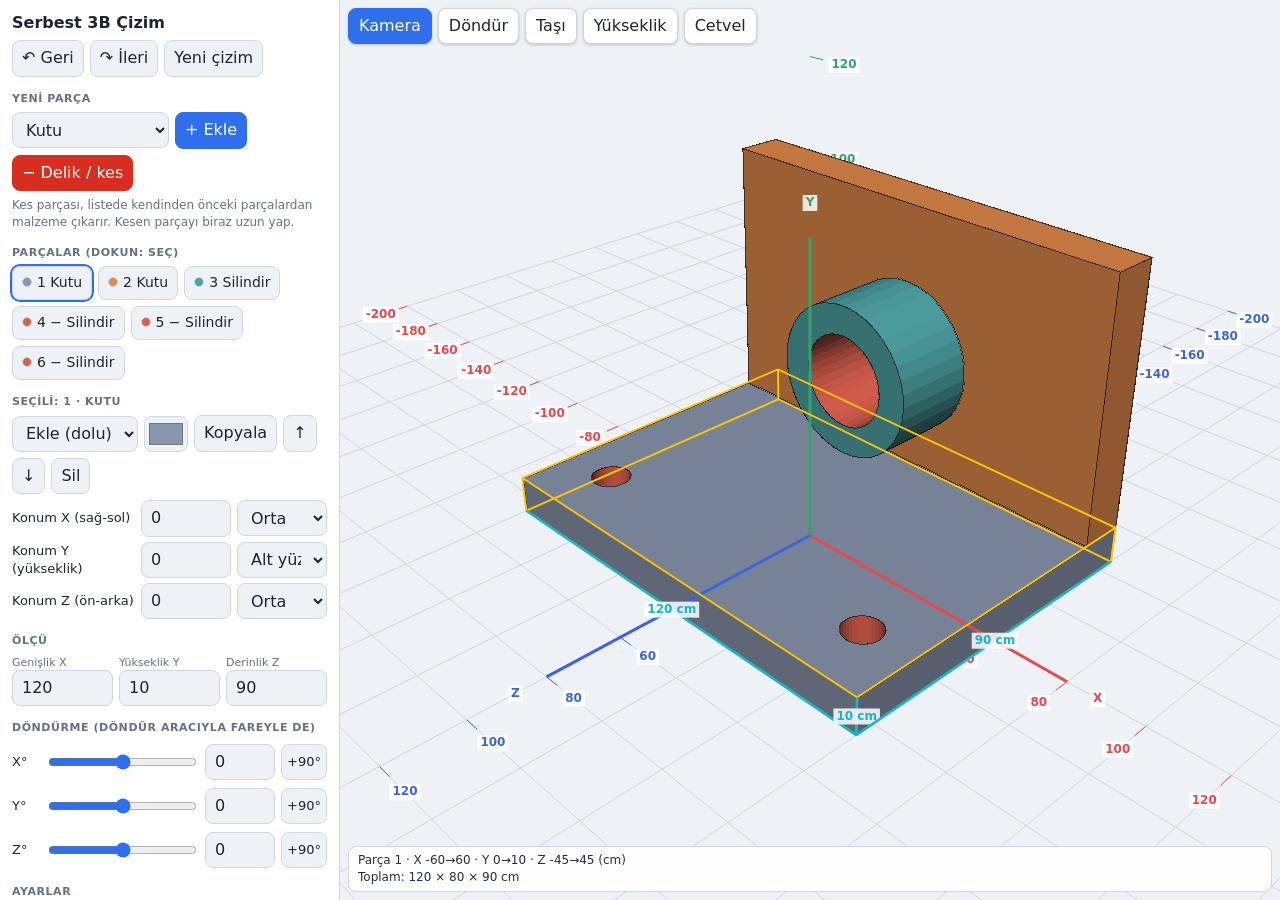
<file: serbest3b.html>
<!DOCTYPE html>
<html lang="tr">
<head>
<meta charset="utf-8">
<meta name="viewport" content="width=device-width, initial-scale=1, viewport-fit=cover">
<title>Serbest 3B Çizim</title>
<link rel="stylesheet" href="CssJS/serbest3b.css">

</head>
<body>
<div id="app">
<div id="panel">
  <div class="top"><h1>Serbest 3B Çizim</h1><span id="st" class="hint"></span></div>
  <div class="r"><button id="undo">↶ Geri</button><button id="redo">↷ İleri</button><button id="new">Yeni çizim</button></div>
  <h2>Yeni parça</h2>
  <div class="r"><select id="type"><option value="box">Kutu</option><option value="cyl">Silindir</option><option value="tri">Üçgen prizma</option><option value="hex">Altıgen prizma</option></select>
  <button class="p" id="add">+ Ekle</button><button class="c" id="cut">− Delik / kes</button></div>
  <div class="hint">Kes parçası, listede kendinden önceki parçalardan malzeme çıkarır. Kesen parçayı biraz uzun yap.</div>
  <h2>Parçalar (dokun: seç)</h2><div class="r" id="list"></div>
  <div id="ed"></div>
  <h2>Ayarlar</h2>
  <div class="r"><label>Yakalama <select id="snap"><option value="0">Serbest</option><option value="1">1</option><option value="5">5</option><option value="10">10</option></select></label>
  <label>Birim <select id="unit"><option>cm</option><option>mm</option></select></label></div>
  <div class="r"><label><input type="checkbox" id="wf" checked> Seçili çerçeve</label><label><input type="checkbox" id="dm" checked> Ölçü çizgileri</label></div>
  <h2>Görünüm</h2>
  <div class="r"><button data-v="iso">İzometrik</button><button data-v="front">Ön</button><button data-v="top">Üst</button><button data-v="side">Yan</button><button id="fit">Sığdır</button></div>
</div>
<div id="view"><canvas id="c"></canvas>
  <div id="tb"><button data-m="cam" class="on">Kamera</button><button data-m="rot">Döndür</button><button data-m="move">Taşı</button><button data-m="movey">Yükseklik</button><button data-m="meas">Cetvel</button><button id="mclr" style="display:none">Ölçüyü sil</button></div>
  <div id="info"></div></div>
</div>

<script src="CssJS/serbest3b.js"></script>
</body>
</html>
</file>
<file: CssJS/aciolcer.css>
:root{
    --bg: #0D1B2A;
    --bg-2: #000000;
    --panel: #1d3959;
    --panel-line: #616161;
    --paper: #f1e9d6;
    --paper-line: #616161;
    --ink: #f90707;
    --ink-soft: #ffffff;
    --copper: #E0E1DD;
    --copper-bright: #ffffff;
    --teal: #579199;
    --teal-bright: #7fb0b6;
    --text: #559beb;
    --text-muted: #a2ceff;
    --warn: #246528;
    --font-display:'Oswald',sans-serif;
    --font-body:'Inter',sans-serif;
    --font-mono:'JetBrains Mono',monospace;
  }
  *{box-sizing:border-box;}
  html,body{margin:0;padding:0;}
  body{
    background:
      linear-gradient(180deg, var(--bg) 0%, var(--bg-2) 100%);
    color:var(--text);
    font-family:var(--font-body);
    min-height:100vh;
    padding:28px 18px 60px;
  }
  body::before{
    content:"";
    position:fixed;inset:0;
    background-image:
      linear-gradient(var(--panel-line) 1px, transparent 1px),
      linear-gradient(90deg, var(--panel-line) 1px, transparent 1px);
    background-size:34px 34px;
    opacity:0.06;
    pointer-events:none;
  }
  .wrap{max-width:1080px;margin:0 auto;position:relative;}

  header{
    display:flex;flex-wrap:wrap;gap:18px;align-items:flex-end;justify-content:space-between;
    border-bottom:2px solid var(--panel-line);
    padding-bottom:18px;margin-bottom:24px;
  }
  .brand-eyebrow{
    font-family:var(--font-mono);
    font-size:11px;letter-spacing:.22em;text-transform:uppercase;
    color:var(--copper-bright);margin-bottom:6px;
  }
  h1{
    font-family:var(--font-display);
    font-weight:700;
    font-size:clamp(28px,5vw,42px);
    letter-spacing:.01em;
    margin:0;
    text-transform:uppercase;
  }
  .tagline{
    color:var(--text-muted);
    font-size:14px;max-width:380px;line-height:1.5;
  }

  nav.tabs{
    display:flex;gap:6px;background:var(--panel);
    border:1px solid var(--panel-line);
    border-radius:999px;padding:5px;
  }
  nav.tabs button{
    font-family:var(--font-display);
    letter-spacing:.03em;
    text-transform:uppercase;
    font-size:13px;
    background:transparent;border:none;color:var(--text-muted);
    padding:9px 16px;border-radius:999px;cursor:pointer;
    transition:background .15s ease, color .15s ease;
  }
  nav.tabs button.active{
    background:var(--copper);color:#1b1712;font-weight:600;
  }
  nav.tabs button:not(.active):hover{color:var(--text);}

  .grid{
    display:grid;
    grid-template-columns:340px 1fr;
    gap:20px;
    align-items:start;
  }
  @media (max-width:820px){ .grid{grid-template-columns:1fr;} }

  .panel{
    background:var(--panel);
    border:1px solid var(--panel-line);
    border-radius:14px;
    padding:22px;
  }
  .panel h2{
    font-family:var(--font-display);
    text-transform:uppercase;
    font-size:15px;letter-spacing:.06em;
    margin:0 0 4px;
    color:var(--copper-bright);
  }
  .panel .sub{font-size:12.5px;color:var(--text-muted);margin-bottom:18px;line-height:1.5;}

  label{
    display:block;
    font-family:var(--font-mono);
    font-size:11px;letter-spacing:.06em;text-transform:uppercase;
    color:var(--text-muted);
    margin-bottom:6px;
  }
  .field{margin-bottom:16px;}
  .field input[type=number]{
    width:100%;
    background:var(--paper);
    color:var(--ink);
    border:1px solid var(--paper-line);
    border-radius:8px;
    padding:11px 12px;
    font-family:var(--font-mono);
    font-size:16px;
    font-weight:500;
  }
  .field input[type=number]:focus{outline:2px solid var(--copper);outline-offset:1px;}
  .unit{font-family:var(--font-mono);color:var(--ink-soft);font-size:12px;margin-left:6px;}

  .radio-row{display:flex;gap:8px;flex-wrap:wrap;}
  .radio-row label.opt{
    display:flex;align-items:center;gap:7px;
    background:var(--paper);color:var(--ink);
    border:1px solid var(--paper-line);
    border-radius:8px;padding:9px 11px;
    text-transform:none;letter-spacing:0;font-size:12.5px;font-family:var(--font-body);
    cursor:pointer;flex:1;
  }
  .radio-row input{accent-color:var(--copper);}

  .note{
    font-size:12px;color:var(--text-muted);
    background:rgba(207,139,63,0.08);
    border-left:3px solid var(--copper);
    padding:10px 12px;border-radius:0 8px 8px 0;
    line-height:1.5;margin-top:6px;
  }

  .result-area{display:flex;flex-direction:column;gap:16px;}

  .gauge-card{
    background:var(--panel);
    border:1px solid var(--panel-line);
    border-radius:14px;
    padding:18px 22px 6px;
    display:flex;gap:22px;align-items:center;flex-wrap:wrap;
  }
  .gauge-card svg{flex-shrink:0;}
  .readouts{flex:1;min-width:200px;display:flex;flex-direction:column;gap:10px;}
  .readout{
    display:flex;justify-content:space-between;align-items:baseline;
    border-bottom:1px dashed var(--panel-line);
    padding-bottom:8px;
  }
  .readout .rlabel{font-size:12.5px;color:var(--text-muted);}
  .readout .rval{font-family:var(--font-mono);font-size:22px;font-weight:700;color:var(--copper-bright);}
  .readout .rval.small{font-size:16px;color:var(--teal-bright);}

  .draw-card{
    background:var(--paper);
    border:1px solid var(--paper-line);
    border-radius:14px;
    padding:14px;
  }
  .draw-card .draw-label{
    font-family:var(--font-mono);
    font-size:10.5px;letter-spacing:.08em;text-transform:uppercase;
    color:var(--ink-soft);margin-bottom:6px;
  }
  .draw-card svg{width:100%;height:auto;display:block;}

  .tabpanel{display:none;}
  .tabpanel.active{display:grid;grid-template-columns:340px 1fr;gap:20px;align-items:start;}
  @media (max-width:820px){ .tabpanel.active{grid-template-columns:1fr;} }
  #tab-birlestir.tabpanel.active{grid-template-columns:290px 1fr;}
  @media (max-width:960px){ #tab-birlestir.tabpanel.active{grid-template-columns:1fr;} }

  .err{color:var(--warn);font-size:12.5px;margin-top:4px;font-family:var(--font-mono);}

  .piece-form{display:grid;grid-template-columns:1fr 1fr;gap:10px 12px;margin-bottom:10px;}
  .piece-form .field{margin-bottom:0;}
  .piece-form .field.full{grid-column:1/-1;}
  .btn{
    font-family:var(--font-display);text-transform:uppercase;letter-spacing:.04em;
    background:var(--copper);color:#1b1712;border:none;border-radius:8px;
    padding:10px 14px;font-size:13px;font-weight:600;cursor:pointer;width:100%;
    transition:background .15s ease;
  }
  .btn:hover{background:var(--copper-bright);}
  .btn.ghost{background:transparent;border:1px solid var(--panel-line);color:var(--text-muted);}
  .btn.ghost:hover{color:var(--text);border-color:var(--copper);}

  .piece-list{display:flex;flex-direction:column;gap:8px;margin-top:16px;}
  .piece-row{
    background:var(--paper);border:1px solid var(--paper-line);border-radius:10px;
    padding:10px 11px;display:flex;flex-direction:column;gap:8px;
    transition:border-color .15s ease, box-shadow .15s ease;
  }
  .piece-row.editing{border-color:var(--copper);box-shadow:0 0 0 2px rgba(207,139,63,.28);}
  .piece-row-top{display:flex;align-items:center;gap:8px;}
  .piece-swatch{width:13px;height:13px;border-radius:3px;flex-shrink:0;border:1px solid rgba(0,0,0,.25);}
  .piece-name{font-family:var(--font-mono);font-size:12.5px;color:var(--ink);font-weight:700;flex-shrink:0;}
  .piece-rot-badge{
    font-family:var(--font-mono);font-size:10.5px;color:var(--ink-soft);
    background:#fff;border:1px solid var(--paper-line);border-radius:999px;padding:2px 8px;margin-right:auto;
  }
  .rot-input{
    font-family:var(--font-mono);font-size:12px;color:var(--ink);font-weight:700;
    background:#fff;border:1px solid var(--paper-line);border-radius:999px;
    padding:3px 6px;width:56px;text-align:center;margin-right:auto;
  }
  .rot-input:disabled{opacity:.5;}
  .piece-row.locked{background:#e9dfc4;border-color:var(--copper);}
  .piece-stats{display:flex;flex-wrap:wrap;gap:5px;}
  .piece-stat{
    font-family:var(--font-mono);font-size:10.5px;color:var(--ink);
    background:#fff;border:1px solid var(--paper-line);border-radius:6px;padding:3px 7px;white-space:nowrap;
  }
  .piece-stat b{color:var(--ink-soft);font-weight:600;margin-right:3px;}
  .piece-controls{display:flex;gap:3px;align-items:center;flex-wrap:wrap;}
  .piece-controls button{
    width:24px;height:24px;border-radius:5px;border:1px solid var(--paper-line);
    background:#fff;color:var(--ink);font-family:var(--font-mono);font-size:12px;cursor:pointer;flex-shrink:0;
  }
  .piece-controls button.wide{width:auto;padding:0 8px;font-family:var(--font-body);font-size:11px;}
  .piece-controls button:hover{background:var(--copper);color:#fff;}
  .piece-controls .del{color:var(--warn);border-color:var(--warn);}
  .piece-controls .del:hover{background:var(--warn);color:#fff;}
  .piece-controls button:disabled{opacity:.35;cursor:not-allowed;}
  .piece-controls button:disabled:hover{background:#fff;color:var(--ink);}

  .canvas-wrap{background:var(--paper);border:1px solid var(--paper-line);border-radius:14px;padding:14px;position:relative;}
  .canvas-wrap svg{width:100%;aspect-ratio:900/640;height:auto;display:block;touch-action:none;background:
      linear-gradient(var(--paper-line) 1px, transparent 1px),
      linear-gradient(90deg, var(--paper-line) 1px, transparent 1px);
    background-size:24px 24px;background-color:#f6efdf;border-radius:8px;}
  .zoom-tools{position:absolute;top:24px;right:24px;z-index:5;display:flex;flex-direction:column;gap:4px;}
  .zoom-tools button{
    width:30px;height:30px;border-radius:7px;border:1px solid var(--paper-line);
    background:#fff;color:var(--ink);font-size:16px;font-weight:700;cursor:pointer;
    box-shadow:0 1px 3px rgba(0,0,0,.15);
  }
  .zoom-tools button:hover{background:var(--copper);color:#fff;}
  .piece-poly{cursor:grab;}
  .piece-poly:active{cursor:grabbing;}
  .empty-hint{font-family:var(--font-mono);font-size:12px;fill:#a8987d;}
  .legend{display:flex;gap:16px;margin-top:10px;font-size:11.5px;color:var(--text-muted);flex-wrap:wrap;}
  .legend span{display:inline-flex;align-items:center;gap:6px;}
  .legend .dot{width:10px;height:10px;border-radius:50%;display:inline-block;}
  .ref-tool{
    margin-top:18px;padding-top:16px;border-top:1px dashed var(--panel-line);
  }
  .ref-tool select{
    width:100%;background:var(--paper);color:var(--ink);border:1px solid var(--paper-line);
    border-radius:8px;padding:10px 8px;font-family:var(--font-body);font-size:13px;
  }
</file>
<file: CssJS/dolap.css>
:root{
    --bg:#101c26;
    --bg-panel:#16283a;
    --bg-panel-2:#122232;
    --grid-line:rgba(127,219,255,0.09);
    --ink:#eaf3f8;
    --muted:#8ea6b8;
    --muted-2:#6d8496;
    --cyan:#6fd3ff;
    --cyan-dim:rgba(111,211,255,0.35);
    --orange:#ff7a45;
    --wood:#c98a4b;
    --wood-dark:#9c6633;
    --border:rgba(111,211,255,0.18);
    --error:#ff5f6d;
    --ok:#5fd88f;
  }
  *{box-sizing:border-box;}
  html,body{margin:0;padding:0;}
  body{
    background:
      linear-gradient(var(--grid-line) 1px, transparent 1px) 0 0/28px 28px,
      linear-gradient(90deg, var(--grid-line) 1px, transparent 1px) 0 0/28px 28px,
      var(--bg);
    color:var(--ink);
    font-family:'IBM Plex Mono', monospace;
    min-height:100vh;
    padding:28px 20px 60px;
  }
  .app{max-width:1180px;margin:0 auto;}

  header{
    display:flex;justify-content:space-between;align-items:flex-end;gap:20px;
    padding-bottom:18px;margin-bottom:22px;border-bottom:1px solid var(--border);
    flex-wrap:wrap;
  }
  header h1{
    font-family:'Space Grotesk',sans-serif;font-weight:700;font-size:26px;
    letter-spacing:0.2px;margin:0 0 4px;color:var(--ink);
  }
  header .sub{color:var(--muted);font-size:13px;max-width:600px;line-height:1.5;}
  .badge{
    font-family:'IBM Plex Mono',monospace;font-size:11px;letter-spacing:1.5px;
    text-transform:uppercase;color:var(--cyan);border:1px solid var(--cyan-dim);
    padding:6px 10px;border-radius:3px;white-space:nowrap;
  }

  .layout{display:grid;grid-template-columns:340px 1fr;gap:16px;margin-bottom:16px;}
  @media (max-width:860px){ .layout{grid-template-columns:1fr;} }

  .panel{
    background:var(--bg-panel);border:1px solid var(--border);border-radius:4px;
    padding:18px 20px 20px;
  }
  .panel h2{
    font-family:'Space Grotesk',sans-serif;font-size:14px;font-weight:600;
    text-transform:uppercase;letter-spacing:1px;color:var(--cyan);
    margin:0 0 14px;display:flex;align-items:center;gap:8px;
  }
  .panel h2::before{content:"";width:8px;height:8px;background:var(--orange);display:inline-block;transform:rotate(45deg);}
  .panel h2 small{
    font-family:'IBM Plex Mono',monospace;font-size:10px;color:var(--muted-2);
    text-transform:none;letter-spacing:0;font-weight:400;margin-left:auto;
  }

  label{display:block;font-size:12px;color:var(--muted);margin-bottom:14px;}
  label span.lbl{display:block;margin-bottom:5px;color:var(--ink);font-size:12.5px;}
  label span.hint{display:block;margin-top:4px;color:var(--muted-2);font-size:10.5px;line-height:1.4;}
  input[type=number], input[type=text]{
    width:100%;background:var(--bg-panel-2);border:1px solid var(--border);color:var(--ink);
    font-family:'IBM Plex Mono',monospace;font-size:14px;padding:9px 10px;border-radius:3px;
    outline:none;transition:border-color .15s;
  }
  input:focus{border-color:var(--cyan);}

  .btn{
    background:var(--orange);color:#191008;border:none;font-family:'Space Grotesk',sans-serif;
    font-weight:700;font-size:12.5px;letter-spacing:0.4px;text-transform:uppercase;
    padding:10px 14px;border-radius:3px;cursor:pointer;transition:filter .15s, transform .05s;
  }
  .btn:hover{filter:brightness(1.08);}
  .btn:active{transform:translateY(1px);}
  .btn.ghost{
    background:transparent;color:var(--cyan);border:1px solid var(--cyan-dim);
  }
  .btn.small{padding:6px 10px;font-size:11px;}
  .btn.danger{background:transparent;color:var(--error);border:1px solid rgba(255,95,109,0.35);}
  .btn.full{width:100%;}

  .divider{height:1px;background:var(--border);margin:18px 0;}

  .autofill-row{display:flex;gap:8px;align-items:flex-end;margin-bottom:6px;}
  .autofill-row label{flex:1;margin-bottom:0;}

  .pos-list{margin-top:12px;}
  .pos-row{
    display:flex;align-items:center;gap:8px;margin-bottom:8px;
  }
  .pos-row .idx{
    width:22px;text-align:center;font-size:11px;color:var(--muted-2);flex-shrink:0;
  }
  .pos-row input{flex:1;}
  .pos-row .rm{
    background:transparent;border:1px solid rgba(255,95,109,0.3);color:var(--error);
    width:28px;height:34px;border-radius:3px;cursor:pointer;flex-shrink:0;font-size:14px;
    display:flex;align-items:center;justify-content:center;
  }
  .pos-row .rm:hover{background:rgba(255,95,109,0.1);}

  .error{
    margin-top:12px;background:rgba(255,95,109,0.1);border:1px solid rgba(255,95,109,0.4);
    color:var(--error);font-size:12px;padding:10px 12px;border-radius:3px;line-height:1.5;
  }
  .warn{
    margin-top:12px;background:rgba(255,122,69,0.1);border:1px solid rgba(255,122,69,0.4);
    color:var(--orange);font-size:11.5px;padding:10px 12px;border-radius:3px;line-height:1.5;
  }
  .hidden{display:none !important;}

  .angle-hero{
    display:flex;align-items:center;gap:22px;background:var(--bg-panel-2);
    border:1px solid var(--border);border-radius:4px;padding:18px 22px;margin-bottom:14px;
  }
  .angle-hero .num{
    font-family:'Space Grotesk',sans-serif;font-size:44px;font-weight:700;color:var(--orange);
    line-height:1;
  }
  .angle-hero .num .deg{font-size:22px;margin-left:2px;}
  .angle-hero .txt{font-size:12px;color:var(--muted);line-height:1.6;}
  .angle-hero .txt b{color:var(--ink);}

  .summary-grid{display:grid;grid-template-columns:repeat(auto-fit, minmax(140px,1fr));gap:12px;}
  .stat{background:var(--bg-panel-2);border:1px solid var(--border);border-radius:3px;padding:12px 14px;}
  .stat .k{font-size:10.5px;color:var(--muted);text-transform:uppercase;letter-spacing:0.8px;margin-bottom:6px;}
  .stat .v{font-family:'Space Grotesk',sans-serif;font-size:19px;font-weight:700;color:var(--ink);}
  .stat .v .unit{font-size:11px;color:var(--muted);font-weight:500;margin-left:2px;}

  .drawing-wrap{overflow-x:auto;padding-bottom:6px;}
  #drawingContainer{min-width:640px;}
  #drawingContainer svg{display:block;width:100%;height:auto;}

  .legend{display:flex;gap:18px;flex-wrap:wrap;margin-top:12px;font-size:11px;color:var(--muted);}
  .legend .li{display:flex;align-items:center;gap:6px;}
  .legend .sw{width:12px;height:12px;border-radius:2px;display:inline-block;}

  table{width:100%;border-collapse:collapse;font-size:12.5px;}
  th{
    text-align:left;font-family:'Space Grotesk',sans-serif;font-size:10.5px;
    text-transform:uppercase;letter-spacing:0.6px;color:var(--cyan);
    border-bottom:1px solid var(--border);padding:9px 10px;white-space:nowrap;
  }
  td{padding:9px 10px;border-bottom:1px solid rgba(255,255,255,0.05);color:var(--ink);white-space:nowrap;}
  tr:hover td{background:rgba(111,211,255,0.04);}
  td.hl{color:var(--orange);font-weight:600;}
  .table-scroll{overflow-x:auto;}

  .note-box{
    background:var(--bg-panel-2);border-left:3px solid var(--cyan);padding:12px 14px;
    font-size:11.5px;color:var(--muted);line-height:1.6;border-radius:0 3px 3px 0;margin-top:16px;
  }
  .note-box b{color:var(--ink);}

  footer{text-align:center;color:var(--muted-2);font-size:10.5px;margin-top:30px;letter-spacing:0.3px;}
</file>
<file: CssJS/kapi.css>
:root{
    --paper:#EDE6D6; --paper-line:#d9cdb2; --ink:#241f1b; --ink-soft:#5b5148;
    --wood-dark:#4a2e17; --chalk:#1f4e79; --chalk-soft:#dce8f0;
    --brass:#a9803f; --card:#f6f1e7;
    --radius:6px;
  }
  *{box-sizing:border-box;}
  body{
    margin:0;
    background:linear-gradient(var(--paper-line) 1px, transparent 1px) 0 0/100% 28px, var(--paper);
    color:var(--ink); font-family:'IBM Plex Sans', sans-serif; min-height:100vh;
  }
  header{padding:34px 24px 16px; text-align:center; border-bottom:2px solid var(--wood-dark);}
  header h1{font-family:'Oswald', sans-serif; font-weight:600; letter-spacing:1px; text-transform:uppercase;
    font-size:clamp(20px,4vw,32px); margin:0 0 6px; color:var(--wood-dark);}
  header p{margin:0; color:var(--ink-soft); font-size:13.5px;}
  .wrap{max-width:1180px; margin:0 auto; padding:26px 20px 60px; display:grid; grid-template-columns:330px 1fr; gap:22px;}
  @media (max-width:860px){.wrap{grid-template-columns:1fr;}}
  .panel{background:var(--card); border:1px solid var(--paper-line); border-radius:var(--radius); box-shadow:0 1px 0 rgba(0,0,0,.04);}
  .panel-title{font-family:'Oswald', sans-serif; font-size:12.5px; letter-spacing:1.4px; text-transform:uppercase; color:var(--brass); padding:14px 18px 0;}
  .step{display:flex; align-items:center; gap:8px; margin:18px 18px 0;}
  .step .num{width:20px; height:20px; border-radius:50%; background:var(--wood-dark); color:#fff8ec; font-family:'IBM Plex Mono'; font-size:11px; display:flex; align-items:center; justify-content:center; flex-shrink:0;}
  .step .txt{font-size:11px; letter-spacing:.7px; text-transform:uppercase; color:var(--ink-soft);}
  form{padding:6px 18px 18px;}
  .field{margin-top:10px;}
  .field label{display:block; font-size:13px; color:var(--ink-soft); margin-bottom:5px;}
  .field .hint{font-size:11px; color:#8a8073; margin-top:3px;}
  .field input[type=number]{width:100%; padding:9px 10px; font-family:'IBM Plex Mono', monospace; font-size:15px;
    border:1px solid #c9bd9f; border-radius:4px; background:#fffdf8; color:var(--ink);}
  .field input[type=number]:focus{outline:2px solid var(--chalk); outline-offset:1px;}
  .toggle{display:flex; border:1px solid var(--wood-dark); border-radius:5px; overflow:hidden; margin-top:8px;}
  .toggle button{flex:1; padding:9px 4px; border:none; background:#fffdf8; font-family:'Oswald', sans-serif;
    letter-spacing:.5px; font-size:12.5px; cursor:pointer; color:var(--wood-dark);}
  .toggle button.active{background:var(--wood-dark); color:#fff8ec;}
  .toggle button:not(:last-child){border-right:1px solid var(--wood-dark);}
  .note{margin:16px 18px 4px; padding:10px 12px; background:var(--chalk-soft); border-left:3px solid var(--chalk);
    font-size:12.5px; color:#233c4d; border-radius:3px;}
  .stage{padding:16px; display:flex; flex-direction:column; gap:14px;}
  .drawing{background:#fffdf8; border:1px solid var(--paper-line); border-radius:5px; padding:8px;}
  svg{width:100%; height:auto; display:block;}
  .legend{display:flex; gap:18px; padding:0 4px; font-size:11.5px; color:var(--ink-soft);}
  .legend span{display:inline-flex; align-items:center; gap:6px;}
  .legend i{width:14px; height:14px; border-radius:3px; display:inline-block; border:1px solid rgba(0,0,0,.25);}
  .results{display:grid; grid-template-columns:repeat(auto-fit, minmax(190px,1fr)); gap:10px;}
  .tag{background:#fffdf8; border:1px solid var(--paper-line); border-left:4px solid var(--brass); border-radius:4px; padding:10px 12px;}
  .tag.chalk{border-left-color:var(--chalk);}
  .tag .k{font-size:11px; text-transform:uppercase; letter-spacing:.6px; color:var(--ink-soft);}
  .tag .v{font-family:'IBM Plex Mono', monospace; font-size:18px; font-weight:600; color:var(--wood-dark); margin-top:2px;}
  .tag .v span{font-size:11.5px; font-weight:400; color:var(--ink-soft);}
  footer{text-align:center; font-size:11.5px; color:#8a8073; padding:0 20px 30px;}
</file>
<file: CssJS/pervaz.css>
:root{
    --bg:#0f1115; --panel:#161922; --panel2:#1c202c; --line:#2a2f3d;
    --text:#e6e8ee; --muted:#8b90a0; --accent:#3fb6ff; --accent-dim:#1c3a52;
    --danger:#ff6b6b;
  }
  *{box-sizing:border-box; -webkit-tap-highlight-color:transparent;}
  html,body{ margin:0; overscroll-behavior:none; }
  body{
    background:var(--bg); color:var(--text);
    font-family:'Inter',ui-sans-serif,system-ui,sans-serif;
    min-height:100vh;
  }
  header{
    padding:14px 16px; border-bottom:1px solid var(--line);
    position:sticky; top:0; background:var(--bg); z-index:30;
  }
  header h1{
    font-family:'Space Grotesk',sans-serif; font-size:15px; font-weight:600;
    margin:0; letter-spacing:-0.01em;
  }
  header span{ color:var(--muted); font-size:11.5px; display:block; margin-top:2px; }
  .disclaimer{
    background:#2a2314; border-bottom:1px solid #4a3a18; color:#f0c766;
    font-size:11.5px; padding:8px 16px; display:flex; gap:8px; align-items:center;
  }
  .layout{ display:grid; grid-template-columns: 300px 1fr 300px; gap:0; }
  @media (max-width: 980px){ .layout{ grid-template-columns: 1fr; } }
  .panel{ padding:16px; border-right:1px solid var(--line); }
  .panel.right{ border-right:none; border-left:1px solid var(--line); }
  @media (max-width: 980px){
    .panel{ border-right:none; border-bottom:1px solid var(--line); }
    .panel.right{ border-left:none; }
  }
  .section-title{
    font-size:10.5px; text-transform:uppercase; letter-spacing:.1em;
    color:var(--muted); margin:0 0 10px 0; font-weight:600;
    display:flex; justify-content:space-between; align-items:center;
  }
  .group{ margin-bottom:18px; }
  label{ display:block; font-size:12px; color:var(--muted); margin-bottom:6px; }
  input[type=number]{
    width:100%; background:var(--panel2); border:1px solid var(--line);
    color:var(--text); padding:11px 10px; font-size:16px; border-radius:2px;
    font-family:'Inter',sans-serif;
  }
  input[type=number]:focus{ outline:none; border-color:var(--accent); }
  input[type=number]:disabled{ color:var(--muted); opacity:.7; }
  .radio-row{ display:flex; gap:8px; margin-bottom:8px; }
  .radio-row button{
    flex:1; background:var(--panel2); border:1px solid var(--line); color:var(--muted);
    padding:10px 4px; font-size:13px; cursor:pointer; border-radius:2px;
  }
  .radio-row button.active{ background:var(--accent-dim); color:var(--accent); border-color:var(--accent); }
  .info-box{
    background:var(--panel2); border:1px solid var(--line); border-radius:2px;
    padding:12px; font-size:12.5px; line-height:1.7;
  }
  .info-box b{ color:var(--accent); font-family:'Space Grotesk',sans-serif; }
  button.primary{
    width:100%; background:var(--accent); color:#04121c; border:none;
    padding:13px 8px; font-size:13px; font-weight:600; cursor:pointer; border-radius:2px;
    margin-top:4px;
  }
  button.primary:hover{ filter:brightness(1.08); }
  button.ghost{
    width:100%; background:transparent; color:var(--accent); border:1px dashed var(--accent);
    padding:10px 8px; font-size:12.5px; font-weight:600; cursor:pointer; border-radius:2px;
  }
  button.ghost:hover{ background:var(--accent-dim); }
  .tier-card{
    background:var(--panel2); border:1px solid var(--line); border-radius:2px;
    padding:12px; margin-bottom:10px; position:relative;
  }
  .tier-head{ display:flex; justify-content:space-between; align-items:center; margin-bottom:10px; }
  .tier-head b{ font-family:'Space Grotesk',sans-serif; font-size:12.5px; color:var(--accent); }
  .tier-del{ background:none; border:none; color:var(--muted); cursor:pointer; font-size:14px; padding:4px 6px; }
  .tier-del:hover{ color:var(--danger); }
  .tier-row{ display:flex; gap:8px; margin-bottom:8px; flex-wrap:wrap; }
  .tier-row > div{ flex:1; min-width:70px; }
  .tier-row label{ font-size:10.5px; margin-bottom:4px; }
  .tier-row input[type=number]{ padding:9px 8px; font-size:13.5px; }
  .split-label{ font-size:10px; color:var(--muted); margin:6px 0 4px; text-transform:uppercase; letter-spacing:.06em; }
  .canvas-outer{ position:relative; }
  .canvas-wrap{
    position:relative; overflow:hidden;
    background: radial-gradient(circle, #232838 1px, transparent 1px);
    background-size: 22px 22px;
    touch-action: none;
    height:min(78vw, 560px);
    border-top:1px solid var(--line);
    border-bottom:1px solid var(--line);
  }
  canvas{ display:block; background:#12141b; touch-action:none; width:100%; height:100%; }
  .zoom-controls{ position:absolute; right:10px; bottom:10px; display:flex; flex-direction:column; gap:6px; z-index:10; }
  .zoom-controls button{
    width:42px; height:42px; background:var(--panel2); border:1px solid var(--line); color:var(--text);
    font-size:17px; border-radius:2px; cursor:pointer; display:flex; align-items:center; justify-content:center;
  }
  .zoom-controls button:active{ background:var(--accent-dim); color:var(--accent); border-color:var(--accent); }
  .status-chip{
    position:absolute; left:10px; top:10px; z-index:10; font-size:11px; padding:6px 10px; border-radius:2px;
    background:var(--panel2); border:1px solid var(--line); color:var(--muted); max-width:70%;
  }
  .status-chip.ok{ color:#7ee08a; border-color:#2f5b3a; }
  .status-chip.bad{ color:var(--danger); border-color:#5b2f2f; }
  table{ width:100%; border-collapse:collapse; font-size:12.5px; }
  th, td{ padding:8px 4px; text-align:left; border-bottom:1px solid var(--line); }
  th{ color:var(--muted); font-weight:600; font-size:10.5px; text-transform:uppercase; letter-spacing:.05em; }
  td.num{ font-family:'Space Grotesk',sans-serif; color:var(--accent); font-weight:600; }
  .empty-msg{ color:var(--muted); font-size:13px; text-align:center; padding:26px 0; }
  .hint{ font-size:11px; color:var(--muted); margin-top:8px; line-height:1.5; }
  .summary-row{ display:flex; justify-content:space-between; padding:6px 0; border-bottom:1px solid var(--line); font-size:12.5px; }
  .summary-row span:last-child{ color:var(--accent); font-family:'Space Grotesk',sans-serif; font-weight:600; }

  .modal-backdrop{
    position:fixed; inset:0; background:rgba(0,0,0,.55); z-index:100;
    display:none; align-items:center; justify-content:center; padding:20px;
  }
  .modal-backdrop.show{ display:flex; }
  .modal-card{
    background:var(--panel2); border:1px solid var(--line); border-radius:2px;
    padding:18px; width:100%; max-width:320px;
  }
  .modal-card h3{ font-family:'Space Grotesk',sans-serif; font-size:14px; margin:0 0 4px; color:var(--text); }
  .modal-card p.sub{ font-size:11.5px; color:var(--muted); margin:0 0 14px; }
  .modal-card input[type=number]{ margin-bottom:14px; }
  .modal-actions{ display:flex; gap:8px; }
  .modal-actions button{
    flex:1; padding:11px 8px; font-size:13px; font-weight:600; border-radius:2px; cursor:pointer; border:1px solid var(--line);
  }
  .modal-actions .cancel{ background:transparent; color:var(--muted); }
  .modal-actions .apply{ background:var(--accent); color:#04121c; border:none; }
  .modal-err{ color:var(--danger); font-size:11.5px; margin:-8px 0 12px; display:none; }
</file>
<file: CssJS/profil.css>
@import url('https://fonts.googleapis.com/css2?family=Space+Grotesk:wght@500;600;700&family=JetBrains+Mono:wght@400;500;700&family=Inter:wght@400;500;600&display=swap');

  :root{
    --bg:#eef1f3;
    --surface:#ffffff;
    --ink:#182029;
    --ink-soft:#5b6672;
    --steel:#2c5f7c;
    --steel-dark:#1d3f52;
    --steel-light:#e4edf1;
    --accent:#ff6a35;
    --accent-soft:#ffe3d6;
    --good:#2f9e63;
    --good-soft:#e0f5e9;
    --line:#dde2e6;
    --line-strong:#c3cad0;
    --mono:'JetBrains Mono', ui-monospace, monospace;
    --disp:'Space Grotesk', 'Inter', sans-serif;
    --sans:'Inter', system-ui, sans-serif;
  }

  *{box-sizing:border-box;}
  html,body{margin:0;padding:0;}
  body{
    background:var(--bg);
    color:var(--ink);
    font-family:var(--sans);
    line-height:1.4;
    padding-bottom:60px;
  }

  /* ---------- Header ---------- */
  header.top{
    background:linear-gradient(135deg,var(--steel-dark),var(--steel));
    color:#fff;
    padding:28px 20px 34px;
    position:relative;
    overflow:hidden;
  }
  header.top::after{
    content:"";
    position:absolute;
    right:-40px; top:-40px;
    width:220px; height:220px;
    background:repeating-linear-gradient(45deg,rgba(255,255,255,.06) 0 10px,transparent 10px 20px);
    border-radius:50%;
    pointer-events:none;
  }
  .eyebrow{
    font-family:var(--mono);
    font-size:11px;
    letter-spacing:.14em;
    text-transform:uppercase;
    color:#ffd8c4;
    display:flex; align-items:center; gap:8px;
  }
  .eyebrow::before{content:"";width:18px;height:2px;background:var(--accent);display:inline-block;}
  h1{
    font-family:var(--disp);
    font-size:26px;
    margin:8px 0 4px;
    letter-spacing:-.01em;
  }
  header.top p{margin:0;color:#cfe0e8;font-size:13.5px;max-width:520px;}

  .wrap{max-width:960px;margin:0 auto;padding:0 16px;}

  /* ---------- Cards / sections ---------- */
  .panel{
    background:var(--surface);
    border:1px solid var(--line);
    border-radius:14px;
    margin-top:18px;
    overflow:hidden;
  }
  .panel-head{
    display:flex; align-items:center; justify-content:space-between;
    padding:14px 18px;
    border-bottom:1px solid var(--line);
    background:linear-gradient(180deg,#fbfcfd,#f5f7f8);
  }
  .panel-head h2{
    font-family:var(--disp);
    font-size:15px;
    margin:0;
    display:flex; align-items:center; gap:8px;
  }
  .panel-head h2 .num{
    font-family:var(--mono);
    font-size:11px;
    color:#fff;
    background:var(--steel);
    width:20px; height:20px;
    border-radius:5px;
    display:inline-flex; align-items:center; justify-content:center;
  }
  .panel-body{padding:18px;}

  /* ---------- Form fields ---------- */
  .field-grid{
    display:grid;
    grid-template-columns:repeat(3,1fr);
    gap:14px;
  }
  .field label{
    display:block;
    font-size:11.5px;
    font-weight:600;
    color:var(--ink-soft);
    text-transform:uppercase;
    letter-spacing:.04em;
    margin-bottom:6px;
  }
  .field .unit-input{position:relative;}
  .field input[type=number], .field input[type=text]{
    width:100%;
    padding:10px 40px 10px 12px;
    border:1.5px solid var(--line-strong);
    border-radius:9px;
    font-family:var(--mono);
    font-size:15px;
    color:var(--ink);
    background:#fbfcfd;
    transition:border-color .15s, box-shadow .15s;
  }
  .field input:focus{
    outline:none;
    border-color:var(--steel);
    box-shadow:0 0 0 3px var(--steel-light);
  }
  .field .unit{
    position:absolute; right:12px; top:50%; transform:translateY(-50%);
    font-family:var(--mono); font-size:12px; color:var(--ink-soft);
    pointer-events:none;
  }
  .field small{display:block;margin-top:5px;font-size:11px;color:var(--ink-soft);}

  /* ---------- Pieces list (div-based, avoids mobile table/grid bugs) ---------- */
  .pieces-table{width:100%;}
  .pieces-head{
    display:grid;
    grid-template-columns:34% 20% 16% 36px;
    gap:8px;
    padding:0 8px 8px;
  }
  .pieces-head > div{
    font-size:10.5px;
    text-transform:uppercase;
    letter-spacing:.05em;
    color:var(--ink-soft);
    font-weight:600;
  }
  .piece-row{
    display:grid;
    grid-template-columns:34% 20% 16% 36px;
    gap:8px;
    align-items:center;
    padding:7px 8px;
    border-top:1px solid var(--line);
  }
  .piece-row input[type=text],.piece-row input[type=number]{
    width:100%;
    min-width:0;
    padding:8px 10px;
    border:1.5px solid var(--line-strong);
    border-radius:8px;
    font-family:var(--mono);
    font-size:14px;
    background:#fbfcfd;
  }
  .piece-row input:focus{outline:none;border-color:var(--steel);box-shadow:0 0 0 3px var(--steel-light);}
  .swatch{
    width:16px;height:16px;border-radius:5px;flex:none;
    box-shadow:inset 0 0 0 1.5px rgba(0,0,0,.12);
  }
  .name-cell{display:flex;align-items:center;gap:8px;min-width:0;}
  .col-del{display:flex;justify-content:center;}
  .del-btn{
    width:30px;height:30px;border-radius:8px;border:1.5px solid var(--line-strong);
    background:#fff;color:var(--ink-soft);cursor:pointer;font-size:15px;line-height:1;
    display:flex;align-items:center;justify-content:center;
    transition:.15s;
  }
  .del-btn:hover{background:#fdeceb;border-color:#f3b3ac;color:#c0392b;}

  .add-row-btn{
    margin-top:10px;
    display:inline-flex;align-items:center;gap:7px;
    background:var(--steel-light);
    color:var(--steel-dark);
    border:1.5px dashed var(--steel);
    padding:9px 14px;
    border-radius:9px;
    font-size:13px;
    font-weight:600;
    cursor:pointer;
  }
  .add-row-btn:hover{background:#d7e6ec;}

  /* ---------- Calculate button ---------- */
  .calc-bar{
    position:sticky; bottom:14px;
    display:flex; justify-content:center;
    margin-top:22px;
    z-index:20;
  }
  #calcBtn{
    font-family:var(--disp);
    font-weight:700;
    font-size:15.5px;
    color:#fff;
    background:linear-gradient(135deg,var(--accent),#e0491b);
    border:none;
    padding:15px 34px;
    border-radius:100px;
    cursor:pointer;
    box-shadow:0 8px 22px rgba(255,106,53,.4);
    letter-spacing:.01em;
    display:flex; align-items:center; gap:10px;
    transition:transform .12s;
  }
  #calcBtn:active{transform:scale(.97);}
  .error-box{
    margin-top:14px;
    background:#fdeceb;
    border:1.5px solid #f3b3ac;
    color:#9b2c22;
    padding:12px 14px;
    border-radius:10px;
    font-size:13.5px;
  }

  /* ---------- Summary cards ---------- */
  .summary-grid{
    display:grid;
    grid-template-columns:repeat(4,1fr);
    gap:12px;
  }
  .stat{
    background:#fbfcfd;
    border:1px solid var(--line);
    border-radius:12px;
    padding:14px 14px 12px;
  }
  .stat .label{font-size:10.5px;text-transform:uppercase;letter-spacing:.05em;color:var(--ink-soft);font-weight:600;}
  .stat .val{font-family:var(--mono);font-weight:700;font-size:22px;margin-top:4px;color:var(--steel-dark);}
  .stat .val small{font-size:12px;font-weight:500;color:var(--ink-soft);}
  .stat.fire .val{color:var(--accent);}

  /* ---------- Legend ---------- */
  .legend{display:flex;flex-wrap:wrap;gap:8px 16px;margin-top:14px;padding-top:14px;border-top:1px solid var(--line);}
  .legend-item{display:flex;align-items:center;gap:7px;font-size:12.5px;color:var(--ink-soft);}
  .legend-item .swatch{width:13px;height:13px;}
  .legend-item b{color:var(--ink);font-family:var(--mono);}

  /* ---------- Bars ---------- */
  .bar-card{margin-top:16px;}
  .bar-card:first-child{margin-top:4px;}
  .bar-title-row{
    display:flex; align-items:baseline; justify-content:space-between;
    margin-bottom:8px;
  }
  .bar-title{font-family:var(--disp);font-weight:600;font-size:14px;}
  .bar-meta{font-family:var(--mono);font-size:11.5px;color:var(--ink-soft);}
  .bar-meta .fire-pct{color:var(--accent);font-weight:700;}
  .bar-track{
    display:flex;
    width:100%;
    height:52px;
    border-radius:9px;
    overflow:hidden;
    border:1.5px solid var(--line-strong);
    background:#fff;
  }
  .seg{
    position:relative;
    height:100%;
    display:flex; align-items:center; justify-content:center;
    font-family:var(--mono);
    font-size:11px;
    font-weight:600;
    overflow:hidden;
    border-right:1px solid rgba(0,0,0,.08);
  }
  .seg:last-child{border-right:none;}
  .seg-trim{
    background:repeating-linear-gradient(45deg,#e4e7ea 0 6px,#f1f3f4 6px 12px);
    min-width:6px;
  }
  .seg-kerf{
    background:#20262c;
    min-width:2px;
  }
  .seg-waste{
    background:repeating-linear-gradient(45deg,var(--accent-soft) 0 6px,#fff0e8 6px 12px);
    color:#c0491f;
    min-width:6px;
  }
  .seg-piece span{
    padding:0 4px;
    white-space:nowrap;
    text-shadow:0 1px 2px rgba(0,0,0,.15);
  }
  .bar-composition{
    font-size:11.5px;
    color:var(--ink-soft);
    margin-top:6px;
    font-family:var(--mono);
  }

  .empty-state{
    text-align:center;
    padding:40px 20px;
    color:var(--ink-soft);
    font-size:13.5px;
  }

  footer.credit{
    text-align:center;
    font-size:11px;
    color:var(--ink-soft);
    margin-top:30px;
  }

  @media (max-width:640px){
    .field-grid{grid-template-columns:1fr;}
    .summary-grid{grid-template-columns:repeat(2,1fr);}
    .pieces-head{display:none;}
    .piece-row{
      grid-template-columns:1fr 1fr;
      grid-template-areas:"name name" "len qty" "del del";
      gap:6px 8px;
      padding:10px 0;
    }
    .piece-row > .col-name{grid-area:name;}
    .piece-row > .col-len{grid-area:len;}
    .piece-row > .col-qty{grid-area:qty;}
    .piece-row > .col-del{grid-area:del;display:flex;justify-content:flex-end;}
    .del-btn{width:100%;border-radius:8px;}
    h1{font-size:22px;}
    .panel-body{padding:14px;}
  }
</file>
<file: CssJS/serbest3b.css>
:root{--bg:#eef1f6;--panel:#fff;--text:#1d2433;--muted:#667085;--line:#cfd5e1;--accent:#2f6fed;--red:#d92d20;box-sizing:border-box;padding-top:env(safe-area-inset-top,0px);padding-bottom:env(safe-area-inset-bottom,0px)}
@media (prefers-color-scheme:dark){:root:not([data-theme="light"]){--bg:#14171d;--panel:#1c2029;--text:#e8ebf2;--muted:#9aa3b5;--line:#343b4c;--accent:#6c9cff;--red:#ff7a70}}
:root[data-theme="dark"]{--bg:#14171d;--panel:#1c2029;--text:#e8ebf2;--muted:#9aa3b5;--line:#343b4c;--accent:#6c9cff;--red:#ff7a70}
*{box-sizing:border-box}
html,body{height:100%;margin:0;overflow:hidden}
body{background:var(--bg);color:var(--text);font:14px/1.4 system-ui,-apple-system,Segoe UI,Roboto,sans-serif}
#app{display:grid;grid-template-columns:340px 1fr;height:100%}
#panel{background:var(--panel);border-right:1px solid var(--line);overflow-y:auto;padding:12px;-webkit-overflow-scrolling:touch}
#view{position:relative;min-height:0;min-width:0}
canvas{display:block;width:100%;height:100%;touch-action:none}
h1{font-size:16px;margin:0}h2{font-size:11px;margin:14px 0 6px;color:var(--muted);text-transform:uppercase;letter-spacing:.05em}
.top{display:flex;justify-content:space-between;align-items:baseline;gap:8px;margin-bottom:6px}
.r{display:flex;gap:6px;flex-wrap:wrap;margin:6px 0;align-items:center}
button,select,input{font:inherit;font-size:16px;color:var(--text);background:var(--bg);border:1px solid var(--line);border-radius:8px;padding:6px 9px;min-height:36px}
input[type=checkbox]{min-height:0;width:18px;height:18px}input[type=color]{padding:2px;width:44px}input[type=range]{padding:0;border:0;background:none;accent-color:var(--accent)}
button{cursor:pointer}button.p{background:var(--accent);border-color:var(--accent);color:#fff}button.c{background:var(--red);border-color:var(--red);color:#fff}
.it{padding:4px 9px;font-size:14px;min-height:34px}.it.on{outline:2px solid var(--accent)}.it i{display:inline-block;width:10px;height:10px;border-radius:50%;margin-right:5px;border:1px solid var(--line)}
.pr{display:grid;grid-template-columns:1fr 90px 90px;gap:6px;align-items:center;margin:5px 0}.pr label,.rr label{font-size:13px}
.g3{display:grid;grid-template-columns:repeat(3,1fr);gap:6px}.g3 label{font-size:11px;color:var(--muted);display:block}.g3 input{width:100%}
.pr input,.rr input[type=number]{width:100%}
.rr{display:grid;grid-template-columns:28px 1fr 70px 46px;gap:6px;align-items:center;margin:4px 0}.rr button{padding:4px;font-size:13px}
.hint{color:var(--muted);font-size:12px}
#tb{position:absolute;left:8px;top:8px;right:8px;display:flex;gap:6px;flex-wrap:wrap}
#tb button{background:var(--panel);box-shadow:0 1px 3px rgba(0,0,0,.2);padding:5px 10px}#tb button.on{background:var(--accent);color:#fff;border-color:var(--accent)}
#info{position:absolute;left:8px;right:8px;bottom:8px;background:var(--panel);border:1px solid var(--line);border-radius:8px;padding:5px 9px;font-size:12px;pointer-events:none;opacity:.95}
@media (max-width:760px){#app{grid-template-columns:1fr;grid-template-rows:52% 48%}#view{order:-1}#panel{border-right:0;border-top:1px solid var(--line)}}
</file>
